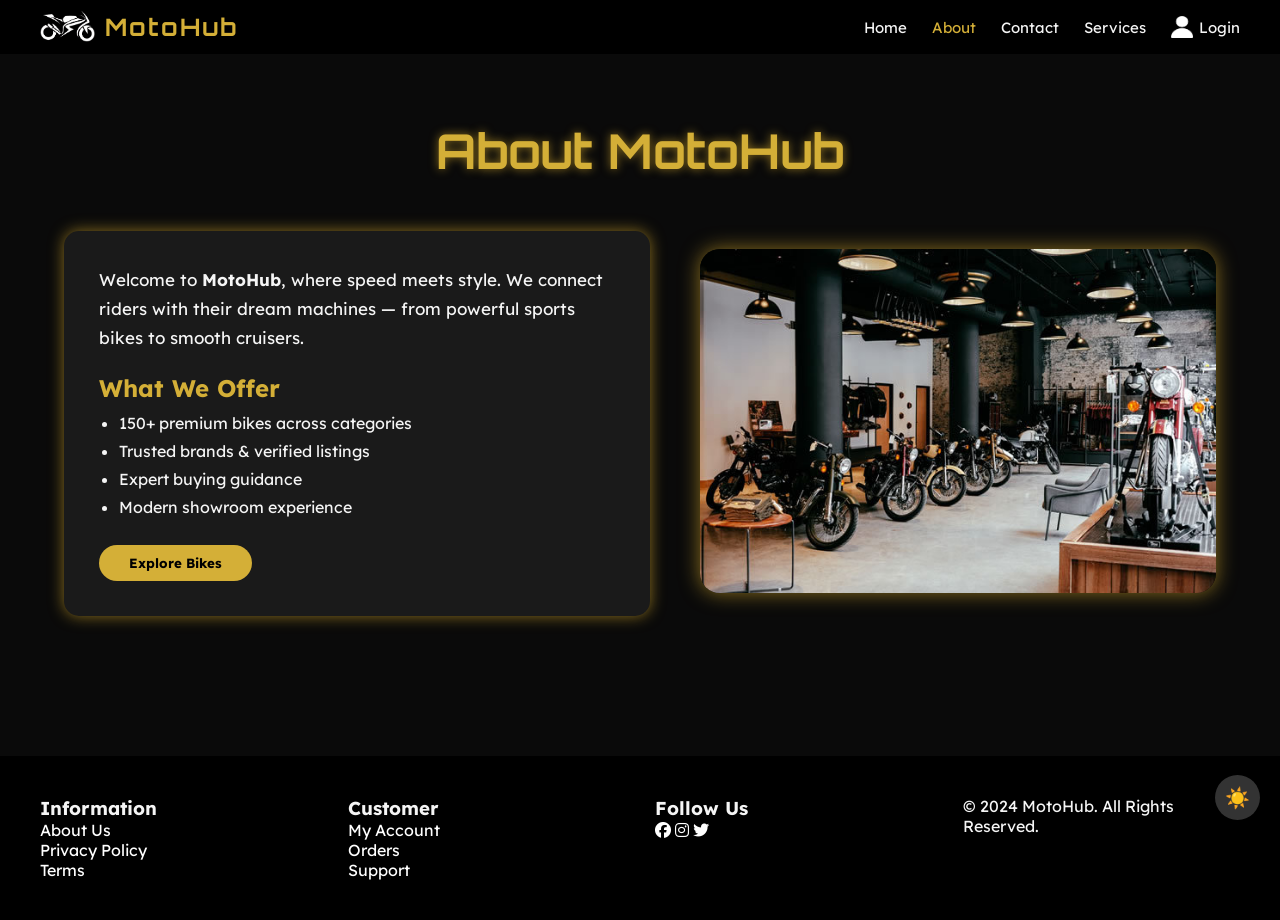
<file: htmls/about.html>
<!DOCTYPE html>
<html lang="en">

<head>
  <meta charset="UTF-8">
  <meta name="viewport" content="width=device-width, initial-scale=1.0">
  <title>About | MotoHub</title>

  <link href="https://fonts.googleapis.com/css2?family=Lexend:wght@300;500;700&display=swap" rel="stylesheet">
  <link
    href="https://fonts.googleapis.com/css2?family=Orbitron:wght@500;700&family=Poppins:wght@300;400;600&display=swap"
    rel="stylesheet">
  <link rel="stylesheet" href="https://cdnjs.cloudflare.com/ajax/libs/font-awesome/6.5.0/css/all.min.css">
  <link rel="stylesheet" href="../css/about.css">
</head>

<body>

  <header class="head">
    <div class="logo-box">
      <img src="../images/logo/icon.png" class="ico">
      <span class="logo-text">MotoHub</span>
    </div>

    <ul class="navigation">
      <li><a href="../index.html">Home</a></li>
      <li><a href="about.html" class="active">About</a></li>
      <li><a href="contact.html">Contact</a></li>
      <li><a href="services.html">Services</a></li>
      <li><a href="login.html"><img src="../images/logo/user.png"> Login</a></li>
    </ul>

    <div class="menu-btn"><i class="fa fa-bars"></i></div>
  </header>

  <section class="about-section">
    <h1>About MotoHub</h1>

    <div class="about-container">
      <div class="about-content">
        <p>
          Welcome to <strong>MotoHub</strong>, where speed meets style.
          We connect riders with their dream machines — from powerful sports bikes to smooth cruisers.
        </p>

        <h2>What We Offer</h2>
        <ul>
          <li>150+ premium bikes across categories</li>
          <li>Trusted brands & verified listings</li>
          <li>Expert buying guidance</li>
          <li>Modern showroom experience</li>
        </ul>

        <button class="btn">Explore Bikes</button>
      </div>

      <div class="about-image">
        <img src="../images/sides/bike-showroom-interior.jpg">
      </div>
    </div>
  </section>

  <footer>
    <div>
      <h3>Information</h3>
      <a href="#">About Us</a><br>
      <a href="#">Privacy Policy</a><br>
      <a href="#">Terms</a>
    </div>

    <div>
      <h3>Customer</h3>
      <a href="#">My Account</a><br>
      <a href="#">Orders</a><br>
      <a href="#">Support</a>
    </div>

    <div>
      <h3>Follow Us</h3>
      <a href="#"><i class="fab fa-facebook"></i></a>
      <a href="#"><i class="fab fa-instagram"></i></a>
      <a href="#"><i class="fab fa-twitter"></i></a>
    </div>

    <p>© 2024 MotoHub. All Rights Reserved.</p>
  </footer>

  <script src="../js/main.js"></script>
</body>

</html>
</file>
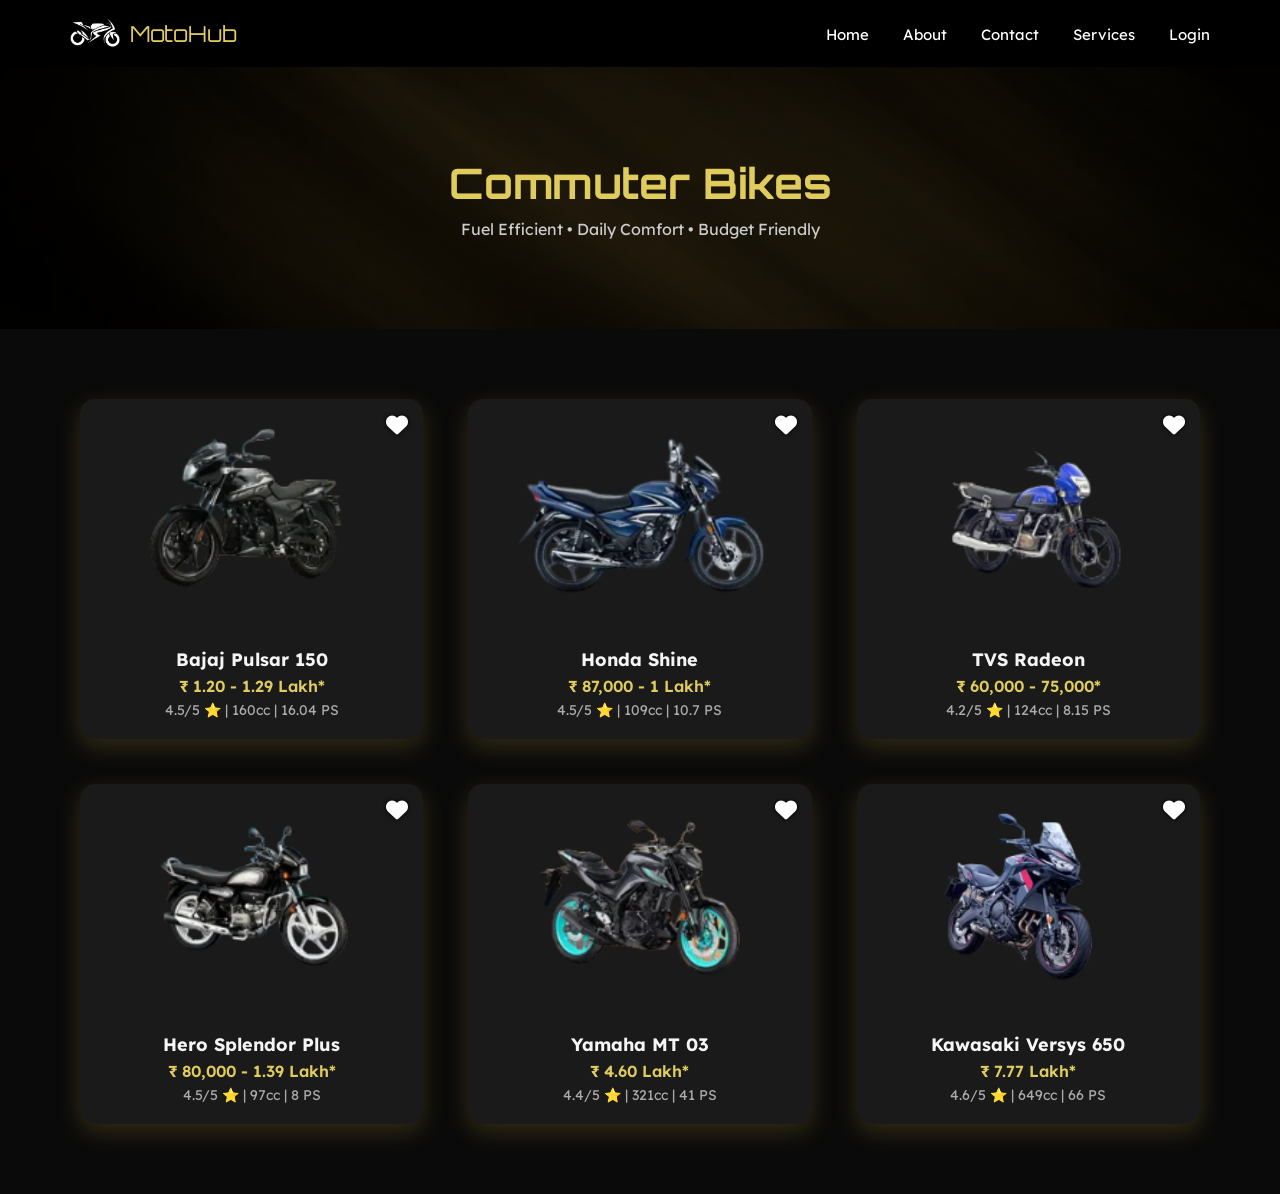
<file: htmls/commuter.html>
<!DOCTYPE html>
<html lang="en">

<head>
  <meta charset="UTF-8">
  <meta name="viewport" content="width=device-width, initial-scale=1.0">
  <title>Commuter Bikes | MotoHub</title>

  <link
    href="https://fonts.googleapis.com/css2?family=Lexend:wght@300;500;700&family=Orbitron:wght@500;700&display=swap"
    rel="stylesheet">
  <link rel="stylesheet" href="https://cdnjs.cloudflare.com/ajax/libs/font-awesome/6.5.0/css/all.min.css">
  <link rel="stylesheet" href="../css/commuter.css">
</head>

<body>

  <header class="head">
    <div class="logo-box">
      <img src="../images/logo/icon.png" class="ico" alt="logo">
      <span class="logo-text">MotoHub</span>
    </div>

    <ul class="navigation">
      <li><a href="../index.html">Home</a></li>
      <li><a href="about.html">About</a></li>
      <li><a href="contact.html">Contact</a></li>
      <li><a href="services.html">Services</a></li>
      <li><a href="login.html">Login</a></li>
    </ul>
    <div class="menu-btn"><i class="fa fa-bars"></i></div>
  </header>

  <!-- HERO SECTION -->
  <section class="cruiser-hero">
    <h1>Commuter Bikes</h1>
    <p>Fuel Efficient • Daily Comfort • Budget Friendly</p>
  </section>



  <!-- BIKE SECTION -->
  <section class="bike-section">

    <div class="bike-card" style="position:relative;" data-price="125000">
      <i class="fas fa-heart wishlist-btn" data-bike-id="bajaj_pulsar150"
        style="position:absolute; top:15px; right:15px; font-size:22px; color:#fff; text-shadow:0 0 4px #000; cursor:pointer; z-index:10; transition: transform 0.2s, color 0.2s;"></i>
      <img src="../images/bajaj/bajaj-pulsar-150666fe0ab7112.webp" alt="Bajaj Pulsar">
      <h3>Bajaj Pulsar 150</h3>
      <p class="price">₹ 1.20 - 1.29 Lakh*</p>
      <p class="rating">4.5/5 ⭐ | 160cc | 16.04 PS</p>
    </div>

    <div class="bike-card" style="position:relative;" data-price="87000">
      <i class="fas fa-heart wishlist-btn" data-bike-id="honda_shine"
        style="position:absolute; top:15px; right:15px; font-size:22px; color:#fff; text-shadow:0 0 4px #000; cursor:pointer; z-index:10; transition: transform 0.2s, color 0.2s;"></i>
      <img src="../images/honda/Honda shine.png" alt="Honda Shine">
      <h3>Honda Shine</h3>
      <p class="price">₹ 87,000 - 1 Lakh*</p>
      <p class="rating">4.5/5 ⭐ | 109cc | 10.7 PS</p>
    </div>

    <div class="bike-card" style="position:relative;" data-price="60000">
      <i class="fas fa-heart wishlist-btn" data-bike-id="tvs_radeon"
        style="position:absolute; top:15px; right:15px; font-size:22px; color:#fff; text-shadow:0 0 4px #000; cursor:pointer; z-index:10; transition: transform 0.2s, color 0.2s;"></i>
      <img src="../images/tvs/radeon62fde466a4572.webp" alt="TVS Radeon">
      <h3>TVS Radeon</h3>
      <p class="price">₹ 60,000 - 75,000*</p>
      <p class="rating">4.2/5 ⭐ | 124cc | 8.15 PS</p>
    </div>

    <div class="bike-card" style="position:relative;" data-price="80000">
      <i class="fas fa-heart wishlist-btn" data-bike-id="hero_splendorplus"
        style="position:absolute; top:15px; right:15px; font-size:22px; color:#fff; text-shadow:0 0 4px #000; cursor:pointer; z-index:10; transition: transform 0.2s, color 0.2s;"></i>
      <img src="../images/hero/hero splendor plu_processed.webp" alt="Hero Splendor Plus">
      <h3>Hero Splendor Plus</h3>
      <p class="price">₹ 80,000 - 1.39 Lakh*</p>
      <p class="rating">4.5/5 ⭐ | 97cc | 8 PS</p>
    </div>

    <div class="bike-card" style="position:relative;" data-price="460000">
      <i class="fas fa-heart wishlist-btn" data-bike-id="yamaha_mt03"
        style="position:absolute; top:15px; right:15px; font-size:22px; color:#fff; text-shadow:0 0 4px #000; cursor:pointer; z-index:10; transition: transform 0.2s, color 0.2s;"></i>
      <img src="../images/yamaha/Yamaha Mt-03_processed.webp" alt="Yamaha MT 03">
      <h3>Yamaha MT 03</h3>
      <p class="price">₹ 4.60 Lakh*</p>
      <p class="rating">4.4/5 ⭐ | 321cc | 41 PS</p>
    </div>

    <div class="bike-card" style="position:relative;" data-price="777000">
      <i class="fas fa-heart wishlist-btn" data-bike-id="kawasaki_versys650"
        style="position:absolute; top:15px; right:15px; font-size:22px; color:#fff; text-shadow:0 0 4px #000; cursor:pointer; z-index:10; transition: transform 0.2s, color 0.2s;"></i>
      <img src="../images/off roads/kawasaki-versys-650660e84d2be403.webp" alt="Kawasaki Versys">
      <h3>Kawasaki Versys 650</h3>
      <p class="price">₹ 7.77 Lakh*</p>
      <p class="rating">4.6/5 ⭐ | 649cc | 66 PS</p>
    </div>

  </section>

  <script src="../js/main.js"></script>
</body>

</html>
</file>
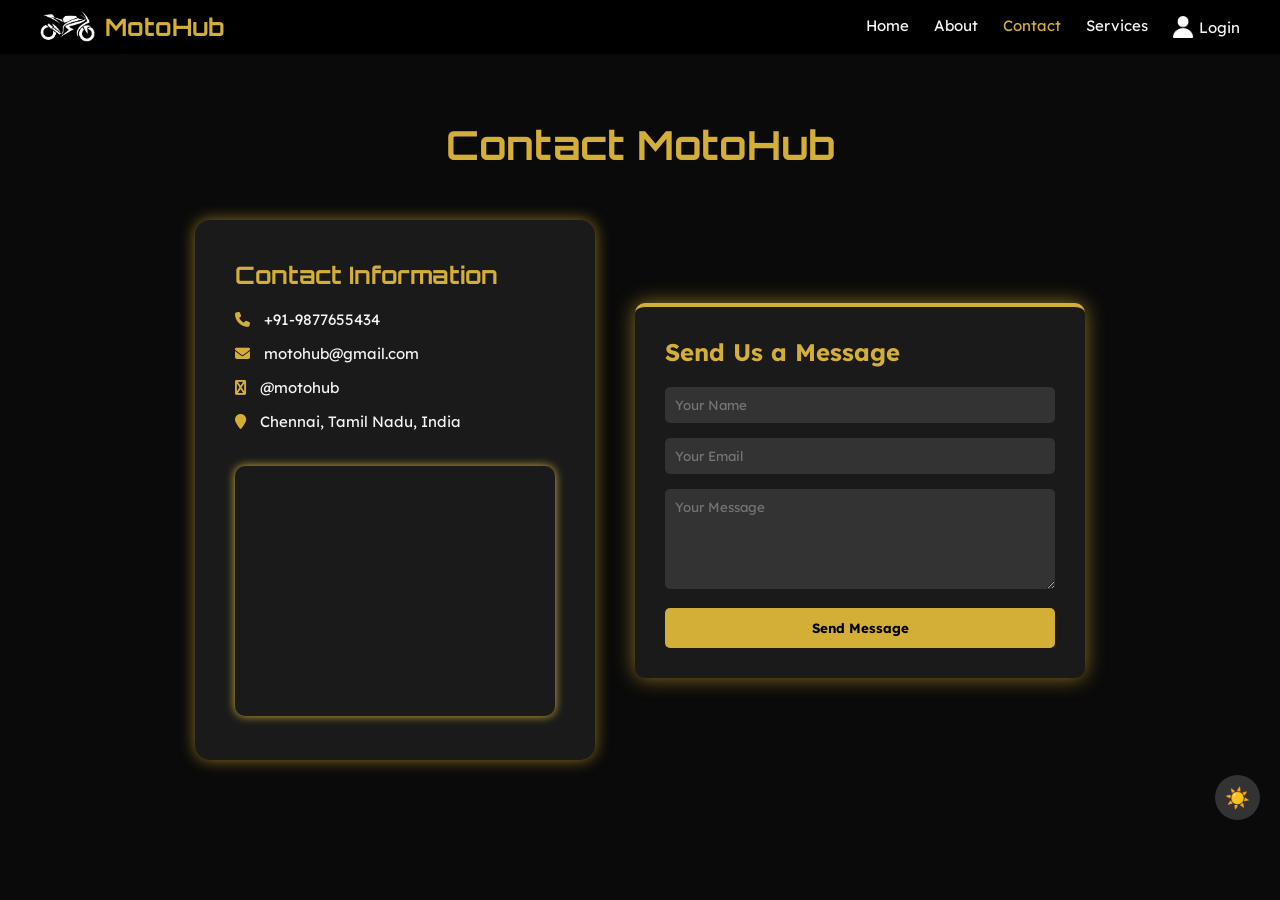
<file: htmls/contact.html>
<!DOCTYPE html>
<html lang="en">

<head>
  <meta charset="UTF-8">
  <meta name="viewport" content="width=device-width, initial-scale=1.0">
  <title>Contact | MotoHub</title>

  <link href="https://fonts.googleapis.com/css2?family=Lexend:wght@300;500;700&display=swap" rel="stylesheet">
  <link href="https://fonts.googleapis.com/css2?family=Orbitron:wght@500;700&display=swap" rel="stylesheet">
  <link rel="stylesheet" href="https://cdnjs.cloudflare.com/ajax/libs/font-awesome/6.5.0/css/all.min.css">
  <link rel="stylesheet" href="../css/contact.css">
</head>

<body>

  <header class="head">
    <div class="logo-box">
      <img src="../images/logo/icon.png" class="ico">
      <span class="logo-text">MotoHub</span>
    </div>

    <ul class="navigation">
      <li><a href="../index.html">Home</a></li>
      <li><a href="about.html">About</a></li>
      <li><a href="contact.html" class="active">Contact</a></li>
      <li><a href="services.html">Services</a></li>
      <li><a href="login.html"><img src="../images/logo/user.png"> Login</a></li>
    </ul>

    <div class="menu-btn"><i class="fa fa-bars"></i></div>
  </header>

  <section class="contact-section">
    <h1 class="k1">Contact MotoHub</h1>

    <div class="section">

      <div class="main">
        <h2>Contact Information</h2>
        <ul>
          <li><i class="fa fa-phone"></i> +91-9877655434</li>
          <li><i class="fa fa-envelope"></i> motohub@gmail.com</li>
          <li><i class="fa fa-telegram"></i> @motohub</li>
          <li><i class="fa fa-map-marker"></i> Chennai, Tamil Nadu, India</li>
        </ul>

        <br>
        <iframe
          src="https://www.google.com/maps/embed?pb=!1m18!1m12!1m3!1d3886.585501700688!2d80.20811797585097!3d13.062002814882194!2m3!1f0!2f0!3f0!3m2!1i1024!2i768!4f13.1!3m3!1m2!1s0x3a52668b8ecbd1bd%3A0xeab78fba814e5659!2sChennai%2C%20Tamil%20Nadu!5e0!3m2!1sen!2sin!4v1714574981881!5m2!1sen!2sin"
          width="100%" height="250" style="border:0; border-radius:10px; box-shadow:0 0 10px #d4af37;"
          allowfullscreen="" loading="lazy"></iframe>

      </div>

      <div class="main2" style="background:#1a1a1a; padding:30px; border-radius:10px; border-top: 4px solid #d4af37;">
        <h2 style="color:#d4af37; margin-bottom: 20px;">Send Us a Message</h2>
        <form class="contact-form" action="#">
          <input type="text" placeholder="Your Name" required
            style="width:100%; padding:10px; margin-bottom:15px; background:#333; border:none; color:white; border-radius:5px;">
          <input type="email" placeholder="Your Email" required
            style="width:100%; padding:10px; margin-bottom:15px; background:#333; border:none; color:white; border-radius:5px;">
          <textarea placeholder="Your Message" rows="5" required
            style="width:100%; padding:10px; margin-bottom:15px; background:#333; border:none; color:white; border-radius:5px;"></textarea>
          <button type="submit" id="contactSubmit"
            style="width:100%; padding:12px; background:#d4af37; font-weight:bold; border:none; border-radius:5px; cursor:pointer;">Send
            Message</button>
        </form>
      </div>

    </div>
  </section>

  <script src="../js/main.js"></script>

</body>

</html>
</file>
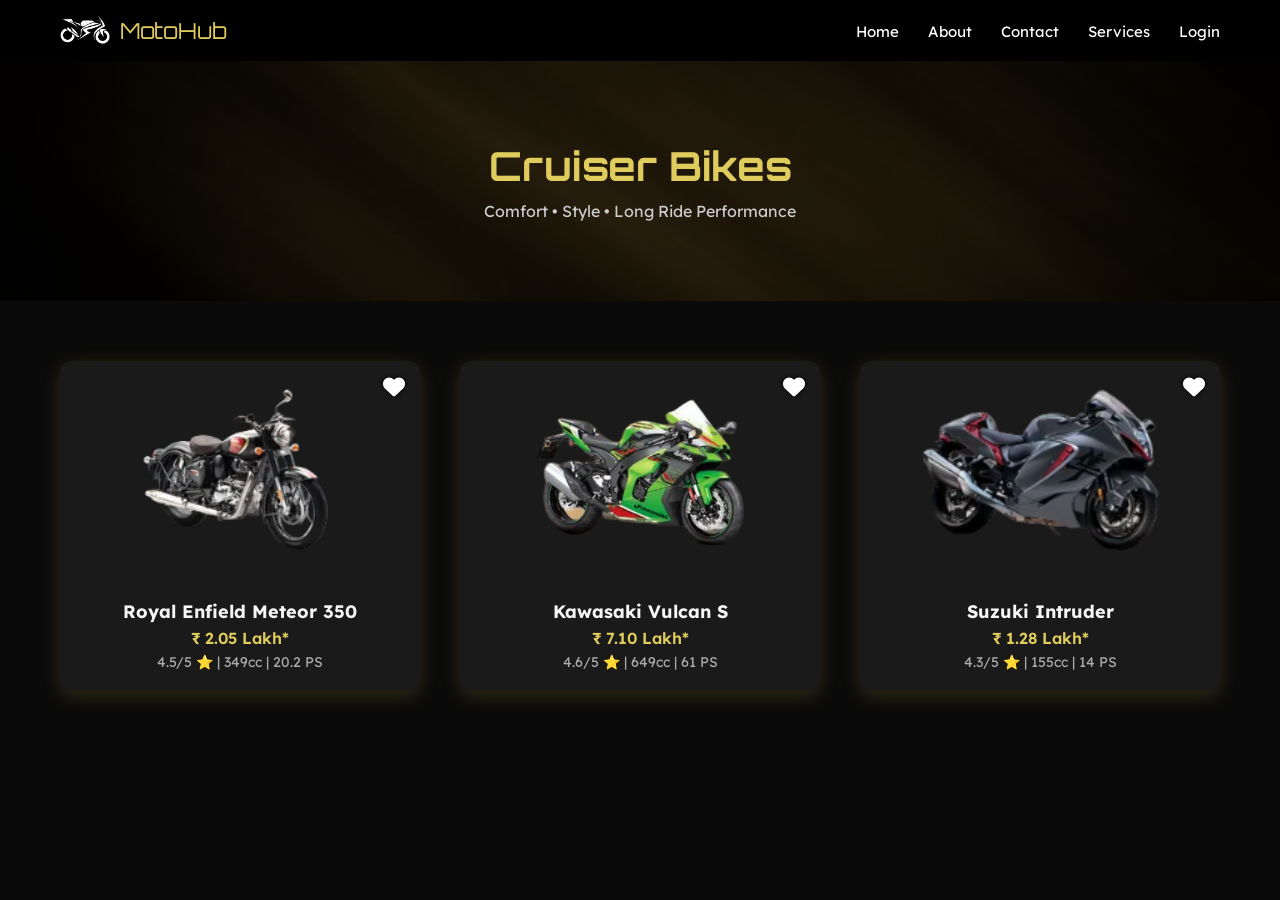
<file: htmls/crusier.html>
<!DOCTYPE html>
<html lang="en">

<head>
  <meta charset="UTF-8">
  <meta name="viewport" content="width=device-width, initial-scale=1.0">
  <title>Cruiser Bikes | MotoHub</title>

  <link
    href="https://fonts.googleapis.com/css2?family=Lexend:wght@300;500;700&family=Orbitron:wght@500;700&display=swap"
    rel="stylesheet">
  <link rel="stylesheet" href="https://cdnjs.cloudflare.com/ajax/libs/font-awesome/6.5.0/css/all.min.css">
  <link rel="stylesheet" href="../css/crusier.css">
</head>

<body>

  <header class="head">
    <div class="logo-box">
      <img src="../images/logo/icon.png" class="ico">
      <span class="logo-text">MotoHub</span>
    </div>

    <ul class="navigation">
      <li><a href="../index.html">Home</a></li>
      <li><a href="about.html">About</a></li>
      <li><a href="contact.html">Contact</a></li>
      <li><a href="services.html">Services</a></li>
      <li><a href="login.html">Login</a></li>
    </ul>
    <div class="menu-btn"><i class="fa fa-bars"></i></div>
  </header>

  <section class="cruiser-hero">
    <h1>Cruiser Bikes</h1>
    <p>Comfort • Style • Long Ride Performance</p>
  </section>



  <section class="bike-section">

    <div class="bike-card" style="position:relative;" data-price="205000">
      <i class="fas fa-heart wishlist-btn" data-bike-id="re_meteor350"
        style="position:absolute; top:15px; right:15px; font-size:22px; color:#fff; text-shadow:0 0 4px #000; cursor:pointer; z-index:10; transition: transform 0.2s, color 0.2s;"></i>
      <img src="../images/most popular/re.webp">
      <h3>Royal Enfield Meteor 350</h3>
      <p class="price">₹ 2.05 Lakh*</p>
      <p class="rating">4.5/5 ⭐ | 349cc | 20.2 PS</p>
    </div>

    <div class="bike-card" style="position:relative;" data-price="710000">
      <i class="fas fa-heart wishlist-btn" data-bike-id="kawasaki_vulcans"
        style="position:absolute; top:15px; right:15px; font-size:22px; color:#fff; text-shadow:0 0 4px #000; cursor:pointer; z-index:10; transition: transform 0.2s, color 0.2s;"></i>
      <img src="../images/most popular/kawaki.png">
      <h3>Kawasaki Vulcan S</h3>
      <p class="price">₹ 7.10 Lakh*</p>
      <p class="rating">4.6/5 ⭐ | 649cc | 61 PS</p>
    </div>

    <div class="bike-card" style="position:relative;" data-price="128000">
      <i class="fas fa-heart wishlist-btn" data-bike-id="suzuki_intruder"
        style="position:absolute; top:15px; right:15px; font-size:22px; color:#fff; text-shadow:0 0 4px #000; cursor:pointer; z-index:10; transition: transform 0.2s, color 0.2s;"></i>
      <img src="../images/suzuki/hayabusa_processed.webp">
      <h3>Suzuki Intruder</h3>
      <p class="price">₹ 1.28 Lakh*</p>
      <p class="rating">4.3/5 ⭐ | 155cc | 14 PS</p>
    </div>

  </section>

  <script src="../js/main.js"></script>
</body>

</html>
</file>
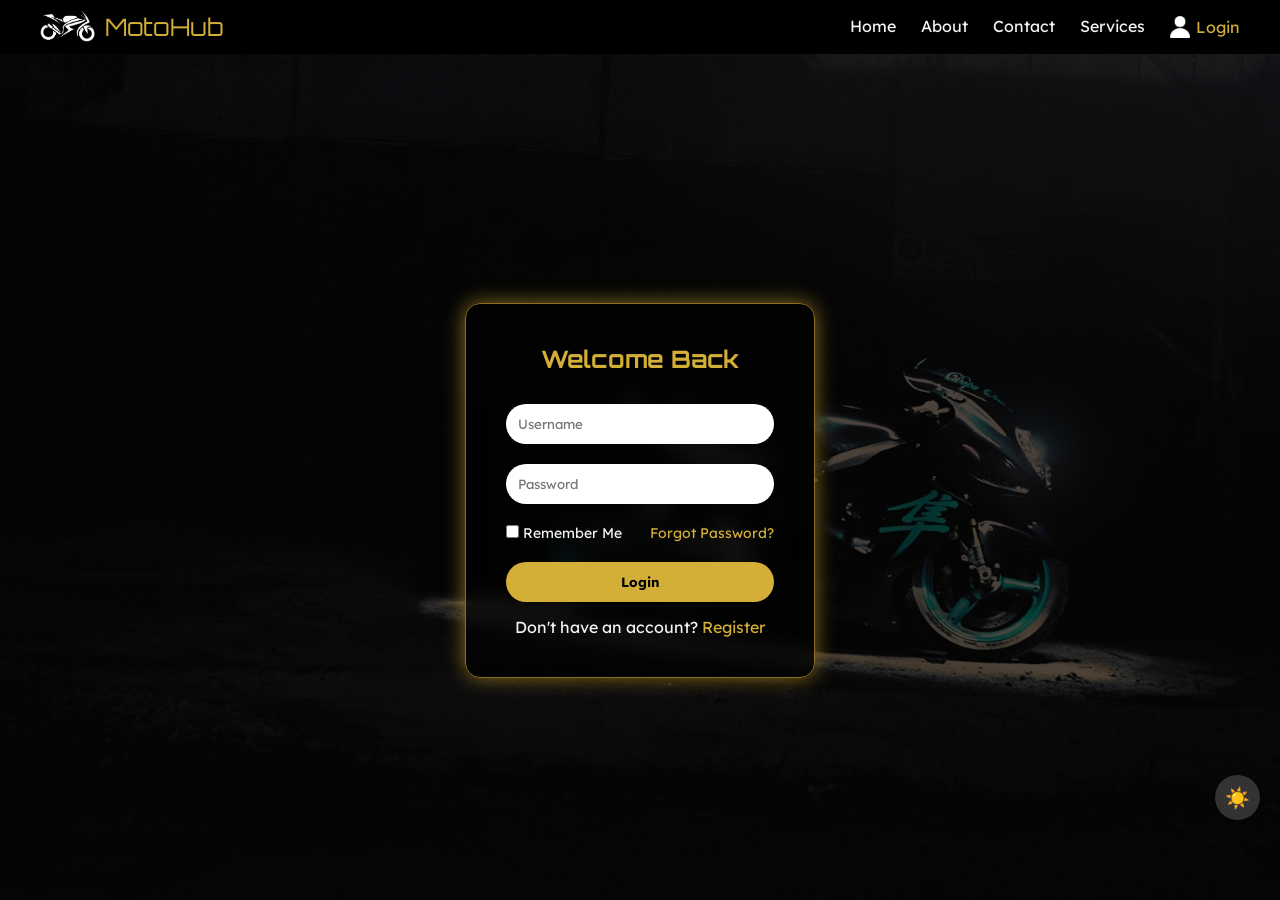
<file: htmls/login.html>
<!DOCTYPE html>
<html lang="en">

<head>
  <meta charset="UTF-8">
  <meta name="viewport" content="width=device-width, initial-scale=1.0">
  <title>Login | MotoHub</title>

  <link
    href="https://fonts.googleapis.com/css2?family=Lexend:wght@300;500;700&family=Orbitron:wght@500;700&display=swap"
    rel="stylesheet">
  <link rel="stylesheet" href="https://cdnjs.cloudflare.com/ajax/libs/font-awesome/6.5.0/css/all.min.css">
  <link rel="stylesheet" href="../css/login.css">
</head>

<body>

  <header class="head">
    <div class="logo-box">
      <img src="../images/logo/icon.png" class="ico">
      <span class="logo-text">MotoHub</span>
    </div>

    <ul class="navigation">
      <li><a href="../index.html">Home</a></li>
      <li><a href="about.html">About</a></li>
      <li><a href="contact.html">Contact</a></li>
      <li><a href="services.html">Services</a></li>
      <li><a href="login.html" class="active">
          <img src="../images/logo/user.png"> Login
        </a></li>
    </ul>

    <div class="menu-btn"><i class="fa fa-bars"></i></div>
  </header>

  <div class="login-page">
    <div class="login-box">

      <h2>Welcome Back</h2>

      <form action="../index.html">
        <div class="input-box">
          <input type="text" placeholder="Username" required>
        </div>

        <div class="input-box">
          <input type="password" placeholder="Password" minlength="8" required>
        </div>

        <div class="options">
          <label><input type="checkbox"> Remember Me</label>
          <a href="#">Forgot Password?</a>
        </div>

        <button type="submit" class="login-btn">Login</button>

        <p class="register">
          Don't have an account? <a href="register.html">Register</a>
        </p>

      </form>

    </div>
  </div>

  <script src="../js/main.js"></script>
</body>

</html>
</file>
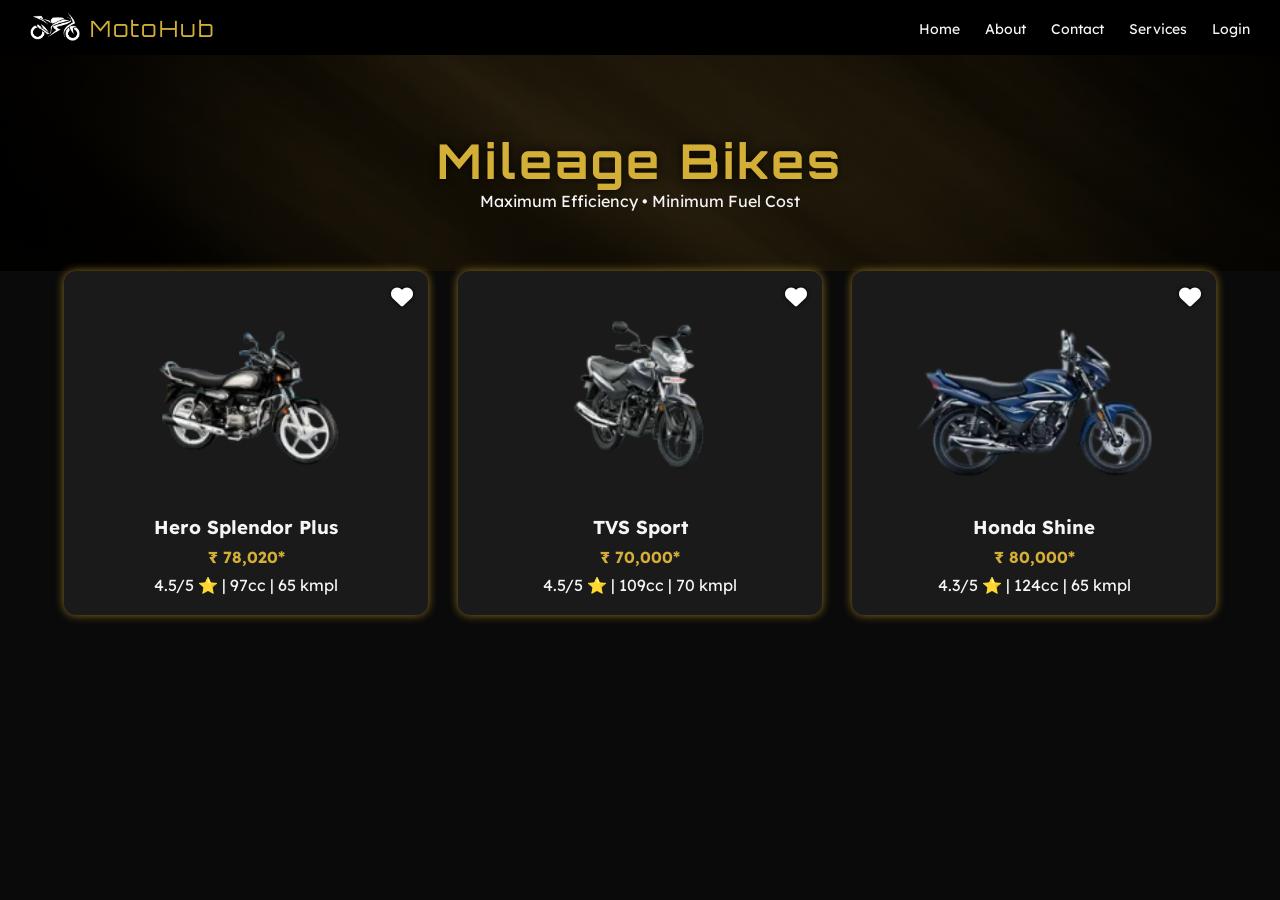
<file: htmls/mileage.html>
<!DOCTYPE html>
<html lang="en">

<head>
  <meta charset="UTF-8">
  <meta name="viewport" content="width=device-width, initial-scale=1.0">
  <title>Mileage Bikes | MotoHub</title>

  <link
    href="https://fonts.googleapis.com/css2?family=Lexend:wght@300;500;700&family=Orbitron:wght@500;700&display=swap"
    rel="stylesheet">
  <link rel="stylesheet" href="https://cdnjs.cloudflare.com/ajax/libs/font-awesome/6.5.0/css/all.min.css">
  <link rel="stylesheet" href="../css/mileage.css">
</head>

<body>

  <header class="head">
    <div class="logo-box">
      <img src="../images/logo/icon.png" class="ico">
      <span class="logo-text">MotoHub</span>
    </div>

    <ul class="navigation">
      <li><a href="../index.html">Home</a></li>
      <li><a href="about.html">About</a></li>
      <li><a href="contact.html">Contact</a></li>
      <li><a href="services.html">Services</a></li>
      <li><a href="login.html">Login</a></li>
    </ul>
    <div class="menu-btn"><i class="fa fa-bars"></i></div>
  </header>

  <section class="mileage-hero">
    <h1>Mileage Bikes</h1>
    <p>Maximum Efficiency • Minimum Fuel Cost</p>
  </section>



  <section class="bike-section">

    <div class="bike-card" style="position:relative;" data-price="78020">
      <i class="fas fa-heart wishlist-btn" data-bike-id="hero_splendorplus"
        style="position:absolute; top:15px; right:15px; font-size:22px; color:#fff; text-shadow:0 0 4px #000; cursor:pointer; z-index:10; transition: transform 0.2s, color 0.2s;"></i>
      <img src="../images/hero/hero splendor plu_processed.webp">
      <h3>Hero Splendor Plus</h3>
      <p class="price">₹ 78,020*</p>
      <p class="rating">4.5/5 ⭐ | 97cc | 65 kmpl</p>
    </div>

    <div class="bike-card" style="position:relative;" data-price="70000">
      <i class="fas fa-heart wishlist-btn" data-bike-id="tvs_sport"
        style="position:absolute; top:15px; right:15px; font-size:22px; color:#fff; text-shadow:0 0 4px #000; cursor:pointer; z-index:10; transition: transform 0.2s, color 0.2s;"></i>
      <img src="../images/tvs/tvs-sport65eebb0579c57.webp">
      <h3>TVS Sport</h3>
      <p class="price">₹ 70,000*</p>
      <p class="rating">4.5/5 ⭐ | 109cc | 70 kmpl</p>
    </div>

    <div class="bike-card" style="position:relative;" data-price="80000">
      <i class="fas fa-heart wishlist-btn" data-bike-id="honda_shine"
        style="position:absolute; top:15px; right:15px; font-size:22px; color:#fff; text-shadow:0 0 4px #000; cursor:pointer; z-index:10; transition: transform 0.2s, color 0.2s;"></i>
      <img src="../images/honda/Honda shine.png">
      <h3>Honda Shine</h3>
      <p class="price">₹ 80,000*</p>
      <p class="rating">4.3/5 ⭐ | 124cc | 65 kmpl</p>
    </div>

  </section>

  <script src="../js/main.js"></script>
</body>

</html>
</file>
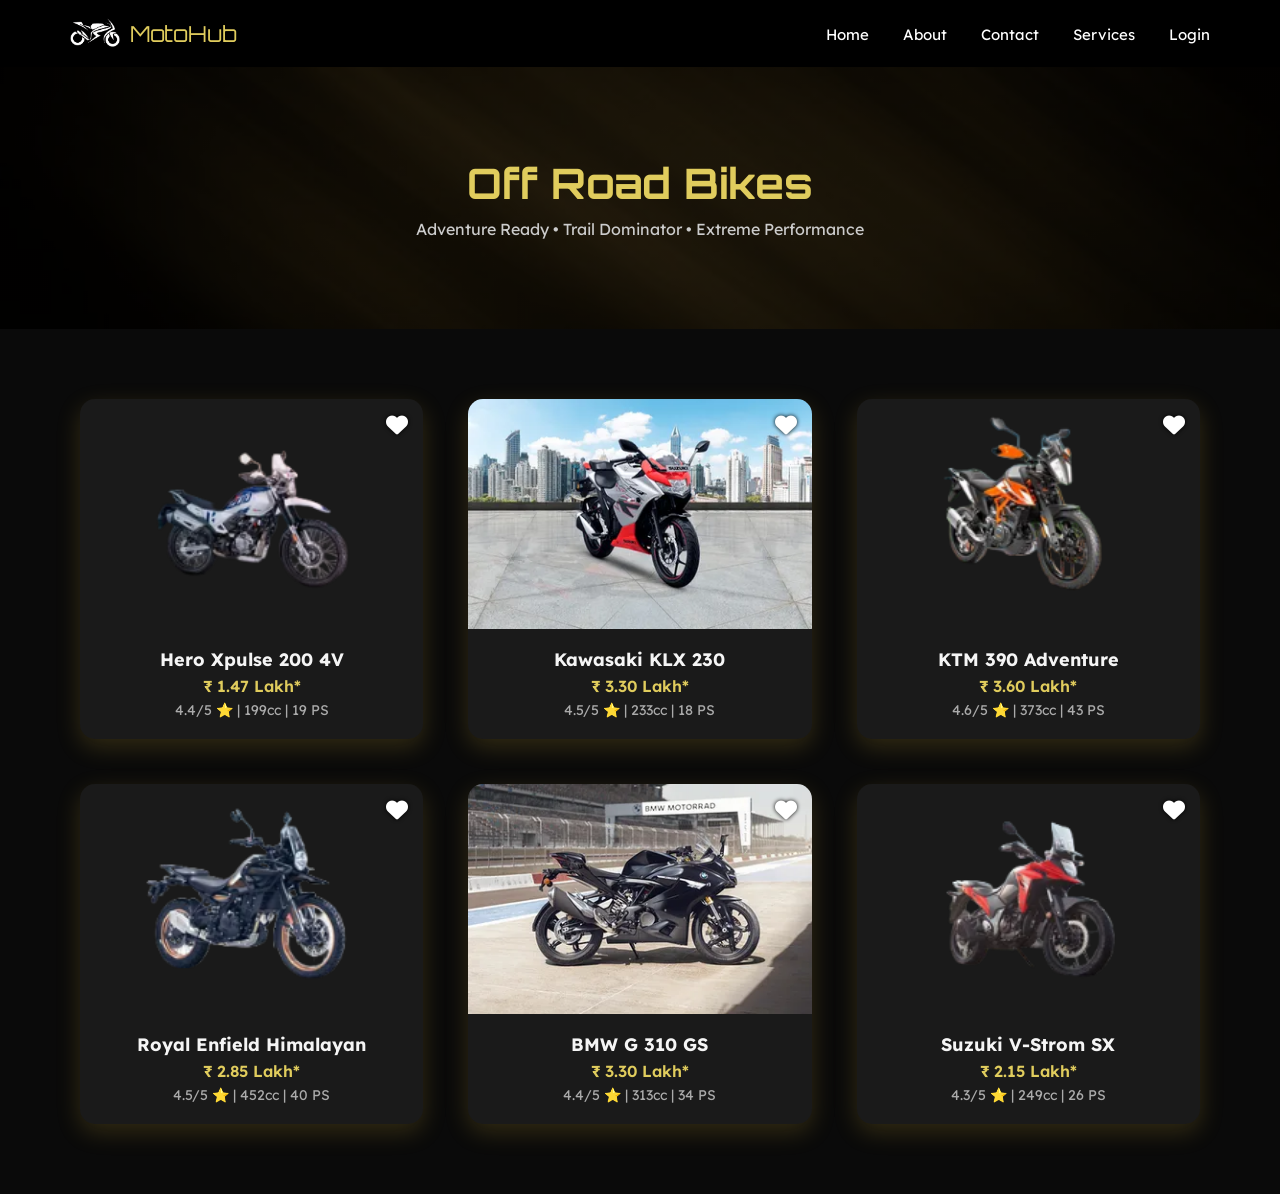
<file: htmls/offroad.html>
<!DOCTYPE html>
<html lang="en">

<head>
  <meta charset="UTF-8">
  <meta name="viewport" content="width=device-width, initial-scale=1.0">
  <title>Off Road Bikes | MotoHub</title>

  <link
    href="https://fonts.googleapis.com/css2?family=Lexend:wght@300;500;700&family=Orbitron:wght@500;700&display=swap"
    rel="stylesheet">
  <link rel="stylesheet" href="https://cdnjs.cloudflare.com/ajax/libs/font-awesome/6.5.0/css/all.min.css">
  <link rel="stylesheet" href="../css/offroad.css">
</head>

<body>

  <header class="head">
    <div class="logo-box">
      <img src="../images/logo/icon.png" class="ico" alt="logo">
      <span class="logo-text">MotoHub</span>
    </div>

    <ul class="navigation">
      <li><a href="../index.html">Home</a></li>
      <li><a href="about.html">About</a></li>
      <li><a href="contact.html">Contact</a></li>
      <li><a href="services.html">Services</a></li>
      <li><a href="login.html">Login</a></li>
    </ul>
    <div class="menu-btn"><i class="fa fa-bars"></i></div>
  </header>

  <!-- HERO SECTION -->
  <section class="cruiser-hero">
    <h1>Off Road Bikes</h1>
    <p>Adventure Ready • Trail Dominator • Extreme Performance</p>
  </section>



  <!-- BIKE SECTION -->
  <section class="bike-section">

    <div class="bike-card" style="position:relative;" data-price="147000">
      <i class="fas fa-heart wishlist-btn" data-bike-id="hero_xpulse2004v"
        style="position:absolute; top:15px; right:15px; font-size:22px; color:#fff; text-shadow:0 0 4px #000; cursor:pointer; z-index:10; transition: transform 0.2s, color 0.2s;"></i>
      <img src="../images/hero/hero xpluse 200 4v_processed.webp" alt="Hero Xpulse 200">
      <h3>Hero Xpulse 200 4V</h3>
      <p class="price">₹ 1.47 Lakh*</p>
      <p class="rating">4.4/5 ⭐ | 199cc | 19 PS</p>
    </div>

    <div class="bike-card" style="position:relative;" data-price="330000">
      <i class="fas fa-heart wishlist-btn" data-bike-id="kawasaki_klx230"
        style="position:absolute; top:15px; right:15px; font-size:22px; color:#fff; text-shadow:0 0 4px #000; cursor:pointer; z-index:10; transition: transform 0.2s, color 0.2s;"></i>
      <img src="../images/sports bike/2019-gixxer-sf64310c5fac544.webp" alt="Kawasaki KLX 230">
      <h3>Kawasaki KLX 230</h3>
      <p class="price">₹ 3.30 Lakh*</p>
      <p class="rating">4.5/5 ⭐ | 233cc | 18 PS</p>
    </div>

    <div class="bike-card" style="position:relative;" data-price="360000">
      <i class="fas fa-heart wishlist-btn" data-bike-id="ktm_390adventure"
        style="position:absolute; top:15px; right:15px; font-size:22px; color:#fff; text-shadow:0 0 4px #000; cursor:pointer; z-index:10; transition: transform 0.2s, color 0.2s;"></i>
      <img src="../images/ktm/ktm 390 adventure_processed.webp" alt="KTM 390 Adventure">
      <h3>KTM 390 Adventure</h3>
      <p class="price">₹ 3.60 Lakh*</p>
      <p class="rating">4.6/5 ⭐ | 373cc | 43 PS</p>
    </div>

    <div class="bike-card" style="position:relative;" data-price="285000">
      <i class="fas fa-heart wishlist-btn" data-bike-id="re_himalayan450"
        style="position:absolute; top:15px; right:15px; font-size:22px; color:#fff; text-shadow:0 0 4px #000; cursor:pointer; z-index:10; transition: transform 0.2s, color 0.2s;"></i>
      <img src="../images/re/RE himalayan 450_processed.webp" alt="Royal Enfield Himalayan">
      <h3>Royal Enfield Himalayan</h3>
      <p class="price">₹ 2.85 Lakh*</p>
      <p class="rating">4.5/5 ⭐ | 452cc | 40 PS</p>
    </div>

    <div class="bike-card" style="position:relative;" data-price="330000">
      <i class="fas fa-heart wishlist-btn" data-bike-id="bmw_g310gs"
        style="position:absolute; top:15px; right:15px; font-size:22px; color:#fff; text-shadow:0 0 4px #000; cursor:pointer; z-index:10; transition: transform 0.2s, color 0.2s;"></i>
      <img src="../images/sports bike/bmw.webp" alt="BMW G 310 GS">
      <h3>BMW G 310 GS</h3>
      <p class="price">₹ 3.30 Lakh*</p>
      <p class="rating">4.4/5 ⭐ | 313cc | 34 PS</p>
    </div>

    <div class="bike-card" style="position:relative;" data-price="215000">
      <i class="fas fa-heart wishlist-btn" data-bike-id="suzuki_vstromsx"
        style="position:absolute; top:15px; right:15px; font-size:22px; color:#fff; text-shadow:0 0 4px #000; cursor:pointer; z-index:10; transition: transform 0.2s, color 0.2s;"></i>
      <img src="../images/suzuki/v-strom-_processed.webp" alt="Suzuki V-Strom 250">
      <h3>Suzuki V-Strom SX</h3>
      <p class="price">₹ 2.15 Lakh*</p>
      <p class="rating">4.3/5 ⭐ | 249cc | 26 PS</p>
    </div>

  </section>

  <script src="../js/main.js"></script>
</body>

</html>
</file>
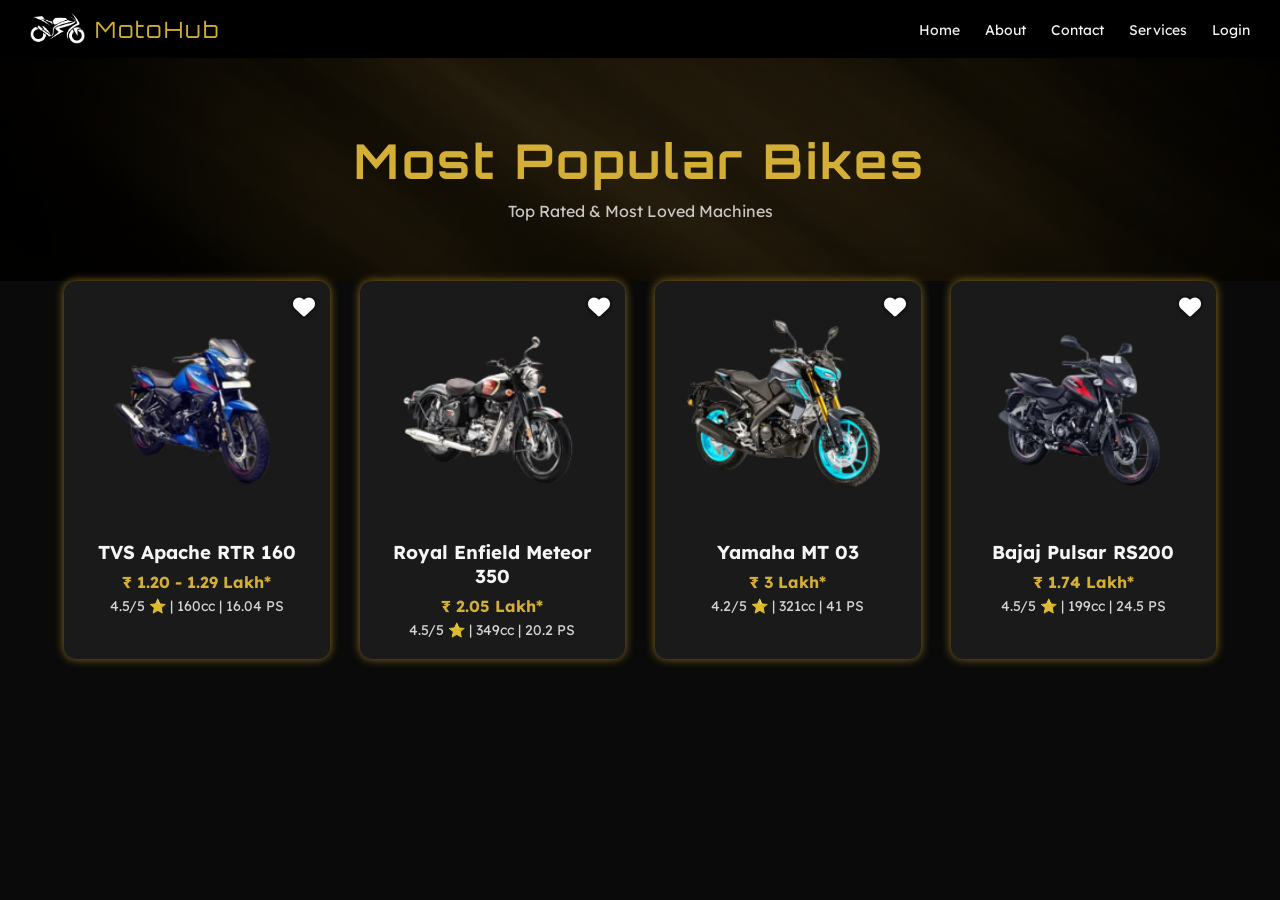
<file: htmls/popular.html>
<!DOCTYPE html>
<html lang="en">

<head>
  <meta charset="UTF-8">
  <meta name="viewport" content="width=device-width, initial-scale=1.0">
  <title>Most Popular Bikes | MotoHub</title>

  <link
    href="https://fonts.googleapis.com/css2?family=Lexend:wght@300;500;700&family=Orbitron:wght@500;700&display=swap"
    rel="stylesheet">
  <link rel="stylesheet" href="https://cdnjs.cloudflare.com/ajax/libs/font-awesome/6.5.0/css/all.min.css">
  <link rel="stylesheet" href="../css/popular.css">
</head>

<body>

  <!-- ===== HEADER (SAME AS INDEX) ===== -->
  <header class="head">
    <div class="logo-box">
      <img src="../images/logo/icon.png" class="ico">
      <span class="logo-text">MotoHub</span>
    </div>

    <ul class="navigation">
      <li><a href="../index.html">Home</a></li>
      <li><a href="about.html">About</a></li>
      <li><a href="contact.html">Contact</a></li>
      <li><a href="services.html">Services</a></li>
      <li><a href="login.html">Login</a></li>
    </ul>
    <div class="menu-btn"><i class="fa fa-bars"></i></div>
  </header>

  <!-- ===== HERO ===== -->
  <section class="popular-hero">
    <h1>Most Popular Bikes</h1>
    <p>Top Rated & Most Loved Machines</p>
  </section>



  <!-- ===== BIKE GRID ===== -->
  <section class="bike-section">

    <div class="bike-card" style="position:relative;" data-price="125000">
      <i class="fas fa-heart wishlist-btn" data-bike-id="tvs_apache160"
        style="position:absolute; top:15px; right:15px; font-size:22px; color:#fff; text-shadow:0 0 4px #000; cursor:pointer; z-index:10; transition: transform 0.2s, color 0.2s;"></i>
      <img src="../images/most popular/apache.png">
      <h3>TVS Apache RTR 160</h3>
      <p class="price">₹ 1.20 - 1.29 Lakh*</p>
      <p class="rating">4.5/5 ⭐ | 160cc | 16.04 PS</p>
    </div>

    <div class="bike-card" style="position:relative;" data-price="205000">
      <i class="fas fa-heart wishlist-btn" data-bike-id="re_meteor350"
        style="position:absolute; top:15px; right:15px; font-size:22px; color:#fff; text-shadow:0 0 4px #000; cursor:pointer; z-index:10; transition: transform 0.2s, color 0.2s;"></i>
      <img src="../images/most popular/re.webp">
      <h3>Royal Enfield Meteor 350</h3>
      <p class="price">₹ 2.05 Lakh*</p>
      <p class="rating">4.5/5 ⭐ | 349cc | 20.2 PS</p>
    </div>

    <div class="bike-card" style="position:relative;" data-price="300000">
      <i class="fas fa-heart wishlist-btn" data-bike-id="yamaha_mt03"
        style="position:absolute; top:15px; right:15px; font-size:22px; color:#fff; text-shadow:0 0 4px #000; cursor:pointer; z-index:10; transition: transform 0.2s, color 0.2s;"></i>
      <img src="../images/most popular/mt.jpg">
      <h3>Yamaha MT 03</h3>
      <p class="price">₹ 3 Lakh*</p>
      <p class="rating">4.2/5 ⭐ | 321cc | 41 PS</p>
    </div>

    <!-- <div class="bike-card">
    <img src="../images/most popular/ktm duke.webp">
    <h3>KTM Duke 200</h3>
    <p class="price">₹ 1.96 Lakh*</p>
    <p class="rating">4.5/5 ⭐ | 199cc | 25 PS</p>
    </div>

    <div class="bike-card">
    <img src="../images/most popular/kawaki.png">
    <h3>Kawasaki H2R</h3>
    <p class="price">₹ 79 Lakh*</p>
    <p class="rating">4.8/5 ⭐ | 998cc | 310 PS</p>
    </div> -->

    <div class="bike-card" style="position:relative;" data-price="174000">
      <i class="fas fa-heart wishlist-btn" data-bike-id="bajaj_pulsarrs200"
        style="position:absolute; top:15px; right:15px; font-size:22px; color:#fff; text-shadow:0 0 4px #000; cursor:pointer; z-index:10; transition: transform 0.2s, color 0.2s;"></i>
      <img src="../images/most popular/bajaj pulsar.webp">
      <h3>Bajaj Pulsar RS200</h3>
      <p class="price">₹ 1.74 Lakh*</p>
      <p class="rating">4.5/5 ⭐ | 199cc | 24.5 PS</p>
    </div>

  </section>

  <script src="../js/main.js"></script>
</body>

</html>
</file>
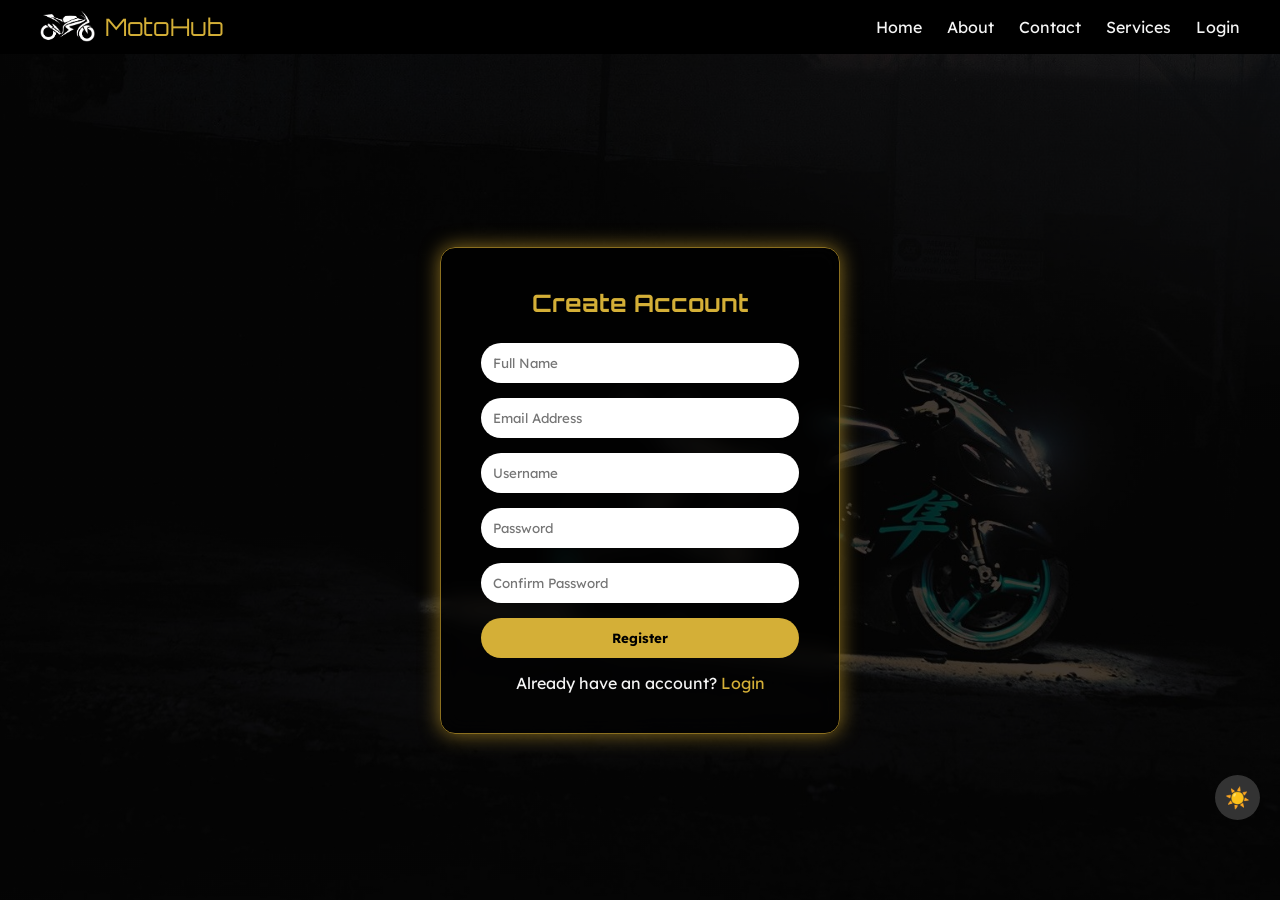
<file: htmls/register.html>
<!DOCTYPE html>
<html lang="en">

<head>
  <meta charset="UTF-8">
  <meta name="viewport" content="width=device-width, initial-scale=1.0">
  <title>Register | MotoHub</title>

  <link
    href="https://fonts.googleapis.com/css2?family=Lexend:wght@300;500;700&family=Orbitron:wght@500;700&display=swap"
    rel="stylesheet">
  <link rel="stylesheet" href="https://cdnjs.cloudflare.com/ajax/libs/font-awesome/6.5.0/css/all.min.css">
  <link rel="stylesheet" href="../css/register.css">
</head>

<body>

  <header class="head">
    <div class="logo-box">
      <img src="../images/logo/icon.png" class="ico">
      <span class="logo-text">MotoHub</span>
    </div>

    <ul class="navigation">
      <li><a href="../index.html">Home</a></li>
      <li><a href="about.html">About</a></li>
      <li><a href="contact.html">Contact</a></li>
      <li><a href="services.html">Services</a></li>
      <li><a href="login.html">Login</a></li>
    </ul>

    <div class="menu-btn"><i class="fa fa-bars"></i></div>
  </header>

  <div class="register-page">
    <div class="register-box">

      <h2>Create Account</h2>

      <form action="login.html">

        <div class="input-box">
          <input type="text" placeholder="Full Name" required>
        </div>

        <div class="input-box">
          <input type="email" placeholder="Email Address" required>
        </div>

        <div class="input-box">
          <input type="text" placeholder="Username" required>
        </div>

        <div class="input-box">
          <input type="password" placeholder="Password" minlength="8" required>
        </div>

        <div class="input-box">
          <input type="password" placeholder="Confirm Password" minlength="8" required>
        </div>

        <button type="submit" class="register-btn">Register</button>

        <p class="login-link">
          Already have an account? <a href="login.html">Login</a>
        </p>

      </form>

    </div>
  </div>

  <script src="../js/main.js"></script>
</body>

</html>
</file>
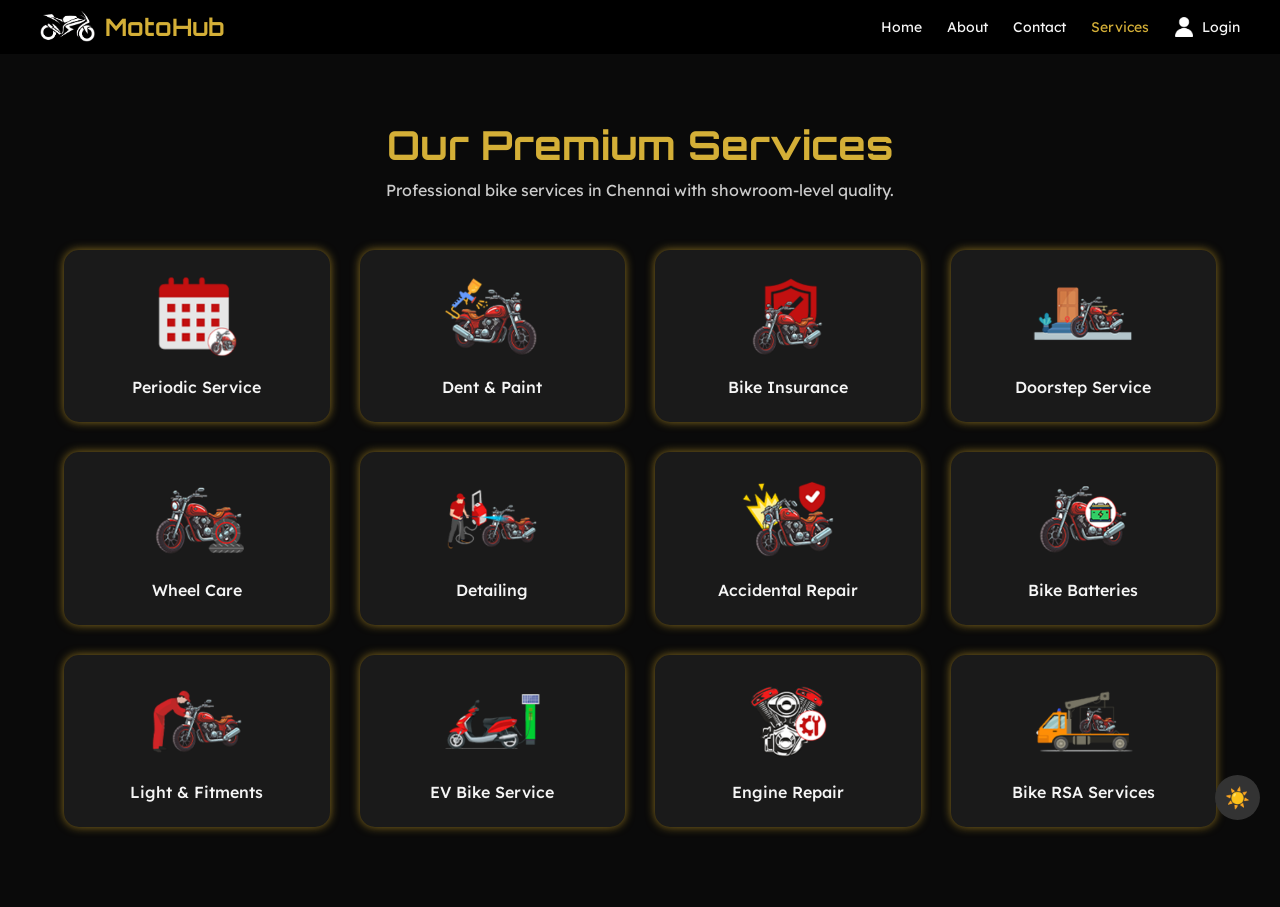
<file: htmls/services.html>
<!DOCTYPE html>
<html lang="en">

<head>
  <meta charset="UTF-8">
  <meta name="viewport" content="width=device-width, initial-scale=1.0">
  <title>Services | MotoHub</title>

  <link href="https://fonts.googleapis.com/css2?family=Lexend:wght@300;500;700&display=swap" rel="stylesheet">
  <link href="https://fonts.googleapis.com/css2?family=Orbitron:wght@500;700&display=swap" rel="stylesheet">
  <link rel="stylesheet" href="https://cdnjs.cloudflare.com/ajax/libs/font-awesome/6.5.0/css/all.min.css">
  <link rel="stylesheet" href="../css/service.css">
</head>

<body>

  <header class="head">
    <div class="logo-box">
      <img src="../images/logo/icon.png" class="ico">
      <span class="logo-text">MotoHub</span>
    </div>

    <ul class="navigation">
      <li><a href="../index.html">Home</a></li>
      <li><a href="about.html">About</a></li>
      <li><a href="contact.html">Contact</a></li>
      <li><a href="services.html" class="active">Services</a></li>
      <li><a href="login.html"><img src="../images/logo/user.png"> Login</a></li>
    </ul>

    <div class="menu-btn"><i class="fa fa-bars"></i></div>
  </header>

  <section class="services">

    <h1 class="title">Our Premium Services</h1>
    <p class="subtitle">
      Professional bike services in Chennai with showroom-level quality.
    </p>

    <div class="service-grid">

      <div class="card">
        <img src="../images/servicees/Periodic-Service-180x150.png">
        <p>Periodic Service</p>
      </div>

      <div class="card">
        <img src="../images/servicees/Dent-Paint-180x150.png">
        <p>Dent & Paint</p>
      </div>

      <div class="card">
        <img src="../images/servicees/Bike-Insurance-180x150.png">
        <p>Bike Insurance</p>
      </div>

      <div class="card">
        <img src="../images/servicees/Doorstep-Bike-Services-180x150.png">
        <p>Doorstep Service</p>
      </div>

      <div class="card">
        <img src="../images/servicees/Bike-Wheel-Care-180x150.png">
        <p>Wheel Care</p>
      </div>

      <div class="card">
        <img src="../images/servicees/Bike-Washing-Detailing-180x150.png">
        <p>Detailing</p>
      </div>

      <div class="card">
        <img src="../images/servicees/Accident-Repair-180x150.png">
        <p>Accidental Repair</p>
      </div>

      <div class="card">
        <img src="../images/servicees/Bike-Battery-180x150.png">
        <p>Bike Batteries</p>
      </div>

      <div class="card">
        <img src="../images/servicees/Light-Fitments-180x150.png">
        <p>Light & Fitments</p>
      </div>

      <div class="card">
        <img src="../images/servicees/EV-Bike-services-180x150.png">
        <p>EV Bike Service</p>
      </div>

      <div class="card">
        <img src="../images/servicees/Bike-Engine-Repair-180x150.png">
        <p>Engine Repair</p>
      </div>

      <div class="card">
        <img src="../images/servicees/Bike-RSA-Service-180x150.png">
        <p>Bike RSA Services</p>
      </div>

    </div>

  </section>

  <!-- BOOK SERVICE MODAL -->
  <div id="serviceModal"
    style="display:none; position:fixed; z-index:9999; left:0; top:0; width:100%; height:100%; background-color:rgba(0,0,0,0.8); justify-content:center; align-items:center;">
    <div
      style="background:#1a1a1a; padding:30px; border-radius:10px; width:450px; max-width:90%; position:relative; border-top: 5px solid #d4af37;">
      <span id="closeServiceModalBtn"
        style="position:absolute; top:10px; right:20px; color:white; font-size:24px; cursor:pointer;">&times;</span>
      <h2 style="color:#d4af37; margin-bottom:15px;" id="serviceModalTitle">Book a Service</h2>
      <p style="color:#aaa; font-size:14px; margin-bottom:20px;">Schedule your <span id="selectedServiceName"
          style="color:white; font-weight:bold;">maintenance</span> securely online.</p>

      <form id="serviceForm">
        <input type="text" placeholder="Full Name" required
          style="width:100%; padding:10px; margin-bottom:15px; background:#333; color:white; border:none; border-radius:5px;">
        <input type="tel" placeholder="Phone Number" required
          style="width:100%; padding:10px; margin-bottom:15px; background:#333; color:white; border:none; border-radius:5px;">
        <input type="date" required
          style="width:100%; padding:10px; margin-bottom:15px; background:#333; color:white; border:none; border-radius:5px;">
        <textarea placeholder="Tell us about the issue or bike make/model..." rows="3" required
          style="width:100%; padding:10px; margin-bottom:15px; background:#333; border:none; color:white; border-radius:5px;"></textarea>
        <button type="submit"
          style="width:100%; padding:12px; font-weight:bold; background:#d4af37; color:black; border:none; border-radius:5px; cursor:pointer;">Confirm
          Appointment</button>
      </form>
    </div>
  </div>

  <script src="../js/main.js"></script>
</body>

</html>
</file>
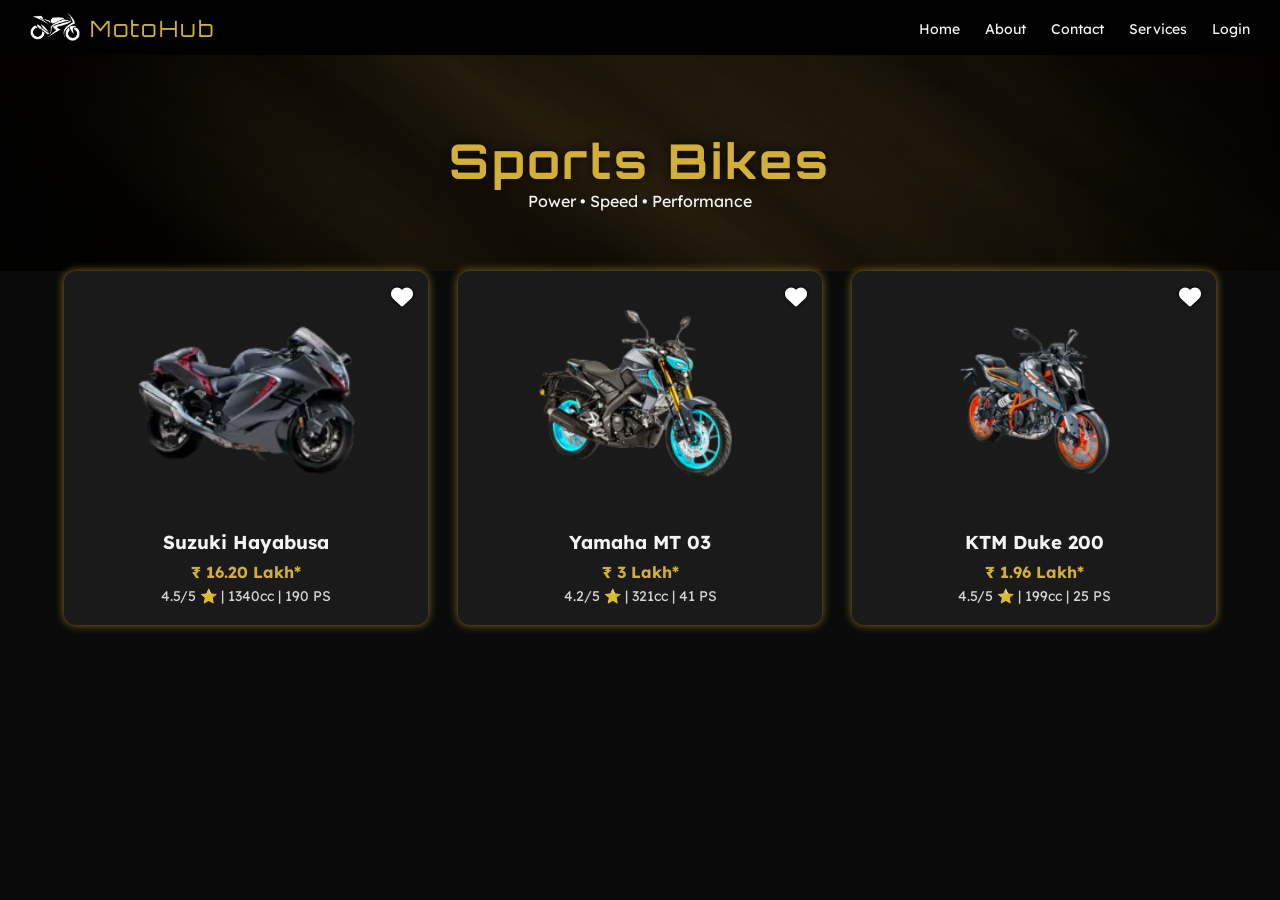
<file: htmls/sports.html>
<!DOCTYPE html>
<html lang="en">

<head>
  <meta charset="UTF-8">
  <meta name="viewport" content="width=device-width, initial-scale=1.0">
  <title>Sports Bikes | MotoHub</title>

  <link
    href="https://fonts.googleapis.com/css2?family=Lexend:wght@300;500;700&family=Orbitron:wght@500;700&display=swap"
    rel="stylesheet">
  <link rel="stylesheet" href="https://cdnjs.cloudflare.com/ajax/libs/font-awesome/6.5.0/css/all.min.css">
  <link rel="stylesheet" href="../css/sports.css">
</head>

<body>

  <header class="head">
    <div class="logo-box">
      <img src="../images/logo/icon.png" class="ico">
      <span class="logo-text">MotoHub</span>
    </div>

    <ul class="navigation">
      <li><a href="../index.html">Home</a></li>
      <li><a href="about.html">About</a></li>
      <li><a href="contact.html">Contact</a></li>
      <li><a href="services.html">Services</a></li>
      <li><a href="login.html">Login</a></li>
    </ul>
    <div class="menu-btn"><i class="fa fa-bars"></i></div>
  </header>

  <section class="sports-hero">
    <h1>Sports Bikes</h1>
    <p>Power • Speed • Performance</p>
  </section>



  <section class="bike-section">

    <div class="bike-card" style="position:relative;" data-price="1620000">
      <i class="fas fa-heart wishlist-btn" data-bike-id="suzuki_hayabusa"
        style="position:absolute; top:15px; right:15px; font-size:22px; color:#fff; text-shadow:0 0 4px #000; cursor:pointer; z-index:10; transition: transform 0.2s, color 0.2s;"></i>
      <img src="../images/suzuki/hayabusa_processed.webp">
      <h3>Suzuki Hayabusa</h3>
      <p class="price">₹ 16.20 Lakh*</p>
      <p class="rating">4.5/5 ⭐ | 1340cc | 190 PS</p>
    </div>

    <div class="bike-card" style="position:relative;" data-price="300000">
      <i class="fas fa-heart wishlist-btn" data-bike-id="yamaha_mt03"
        style="position:absolute; top:15px; right:15px; font-size:22px; color:#fff; text-shadow:0 0 4px #000; cursor:pointer; z-index:10; transition: transform 0.2s, color 0.2s;"></i>
      <img src="../images/most popular/mt.jpg">
      <h3>Yamaha MT 03</h3>
      <p class="price">₹ 3 Lakh*</p>
      <p class="rating">4.2/5 ⭐ | 321cc | 41 PS</p>
    </div>

    <div class="bike-card" style="position:relative;" data-price="196000">
      <i class="fas fa-heart wishlist-btn" data-bike-id="ktm_duke200"
        style="position:absolute; top:15px; right:15px; font-size:22px; color:#fff; text-shadow:0 0 4px #000; cursor:pointer; z-index:10; transition: transform 0.2s, color 0.2s;"></i>
      <img src="../images/most popular/ktm duke.webp">
      <h3>KTM Duke 200</h3>
      <p class="price">₹ 1.96 Lakh*</p>
      <p class="rating">4.5/5 ⭐ | 199cc | 25 PS</p>
    </div>

  </section>

  <script src="../js/main.js"></script>
</body>

</html>
</file>
<file: css/about.css>
* {
  margin: 0;
  padding: 0;
  box-sizing: border-box;
  font-family: 'Lexend', sans-serif;
}

html {
  background: #0a0a0a;
}

html.theme-light {
  background: #f0f0f0;
}

:root {
  --bg-dark: #0a0a0a;
  --gold: #d4af37;
  --gold-dark: #8b6f1f;
  --text-light: #f5f5f5;
  --card-bg: #1a1a1a;
}

body {
  background: var(--bg-dark);
  color: var(--text-light);
}

body.theme-light {
  --bg-dark: #f0f0f0;
  --text-light: #111111;
  --card-bg: #ffffff;
  background: var(--bg-dark);
  color: var(--text-light);
}

body.theme-light .head,
body.theme-light footer,
body.theme-light .about-content {
  background: var(--card-bg);
}

body.theme-light footer,
body.theme-light footer a,
body.theme-light footer h3,
body.theme-light footer p {
  color: #000000 !important;
}

/* HEADER */
/* ===== HEADER ===== */
.head {
  width: 100%;
  background: #000;
  display: flex;
  justify-content: space-between;
  align-items: center;
  padding: 10px 40px;
  position: fixed;
  top: 0;
  left: 0;
  z-index: 1000;
}

/* LOGO */
.logo-box {
  display: flex;
  align-items: center;
  gap: 10px;
}

.logo-text {
  font-family: 'Orbitron', sans-serif;
  font-size: 1.5rem;
  color: var(--gold);
  letter-spacing: 2px;
  font-weight: bold;
}

.ico {
  width: 55px;
}

/* NAVIGATION */
.navigation {
  list-style: none;
  display: flex;
  align-items: center;
  gap: 25px;
}

.navigation li {
  display: inline-block;
}

.navigation li a {
  text-decoration: none;
  color: var(--text-light);
  font-size: 15px;
  display: flex;
  align-items: center;
  gap: 6px;
  transition: 0.3s;
}

.navigation li a img {
  width: 22px;
  height: 22px;
}

.navigation li a:hover,
.navigation li a.active {
  color: var(--gold);
}

/* MENU BUTTON */
.menu-btn {
  display: none;
  color: var(--gold);
  font-size: 24px;
  cursor: pointer;
}

@media(max-width:768px) {

  .menu-btn {
    display: block;
  }

  .navigation {
    position: absolute;
    top: 70px;
    right: -100%;
    flex-direction: column;
    background: #000;
    width: 200px;
    padding: 20px 0;
    gap: 15px;
    text-align: center;
    transition: 0.3s ease;
    box-shadow: 0 5px 15px rgba(0, 0, 0, 0.5);
  }

  .navigation.active {
    right: 0;
  }

}

/* ABOUT SECTION */
.about-section {
  padding-top: 120px;
  padding-bottom: 80px;
}

.about-section h1 {
  text-align: center;
  font-family: 'Orbitron', sans-serif;
  font-size: 3rem;
  color: var(--gold);
  margin-bottom: 50px;
  text-shadow: 0 0 10px var(--gold-dark);
}

.about-container {
  display: flex;
  gap: 50px;
  padding: 0 5%;
  align-items: center;
}

.about-content {
  flex: 1;
  background: var(--card-bg);
  padding: 35px;
  border-radius: 15px;
  box-shadow: 0 0 15px var(--gold-dark);
}

.about-content p {
  line-height: 1.7;
  font-size: 17px;
}

.about-content h2 {
  margin: 20px 0 10px;
  color: var(--gold);
}

.about-content ul li {
  margin-left: 20px;
  margin-bottom: 8px;
}

.about-image {
  flex: 1;
}

.about-image img {
  width: 100%;
  border-radius: 20px;
  box-shadow: 0 0 20px var(--gold-dark);
  transition: 0.4s;
}

.about-image img:hover {
  transform: scale(1.03);
  box-shadow: 0 0 25px var(--gold);
}

.btn {
  margin-top: 20px;
  padding: 10px 30px;
  background: var(--gold);
  border: none;
  border-radius: 30px;
  font-weight: bold;
  cursor: pointer;
}

.btn:hover {
  background: var(--gold-dark);
  color: white;
}

/* FOOTER */
footer {
  background: #000;
  display: grid;
  grid-template-columns: repeat(auto-fit, minmax(200px, 1fr));
  gap: 30px;
  padding: 40px;
  margin-top: 60px;
}

footer a {
  color: white;
  text-decoration: none;
}

footer a:hover {
  color: var(--gold);
}

/* RESPONSIVE */
@media(max-width:768px) {
  .menu-btn {
    display: block;
  }

  .navigation li {
    display: block;
    margin: 15px 0;
  }

  .about-container {
    flex-direction: column;
  }

  .about-section h1 {
    font-size: 2.2rem;
  }
}
</file>
<file: css/commuter.css>
* {
    margin: 0;
    padding: 0;
    box-sizing: border-box;
    font-family: 'Lexend', sans-serif;
}

/* HEADER */
.head {
    width: 100%;
    background: #000;
    display: flex;
    justify-content: space-between;
    align-items: center;
    padding: 18px 70px;
    position: sticky;
    top: 0;
    z-index: 1000;
}

.logo-box {
    display: flex;
    align-items: center;
    gap: 10px;
}

.ico {
    width: 50px;
}

.logo-text {
    font-family: 'Orbitron', sans-serif;
    font-size: 22px;
    color: #e0cc5d;
}

.navigation {
    list-style: none;
}

.navigation li {
    display: inline-block;
    margin-left: 30px;
}

.navigation li a {
    text-decoration: none;
    color: white;
    font-size: 15px;
    transition: 0.3s ease;
}

.navigation li a:hover {
    color: #e0cc5d;
}

/* HERO SECTION */
.cruiser-hero {
    background: linear-gradient(rgba(0, 0, 0, 0.75), rgba(0, 0, 0, 0.75)),
        url('../images/background/360_F_304914196_XaD7nPyd1b8tlyLR9iZWV6geFJw6QULn.jpg');
    background-size: cover;
    background-position: center;
    text-align: center;
    padding: 90px 20px;
    color: white;
}

.cruiser-hero h1 {
    font-size: 42px;
    color: #e0cc5d;
    font-family: 'Orbitron', sans-serif;
}

.cruiser-hero p {
    margin-top: 10px;
    color: #ccc;
    font-size: 16px;
}

body {
    background: #0a0a0a;
    color: #f5f5f5;
}

/* BIKE SECTION */
.bike-section {
    background: #0a0a0a;
    padding: 70px 80px;
    display: grid;
    grid-template-columns: repeat(3, 1fr);
    gap: 45px;
}

/* CARD */
.bike-card {
    background: #1a1a1a;
    border-radius: 15px;
    overflow: hidden;
    box-shadow: 0 8px 25px rgba(212, 175, 55, 0.2);
    transition: 0.4s ease;
    text-align: center;
    padding-bottom: 20px;
}

.bike-card:hover {
    transform: translateY(-12px);
    box-shadow: 0 10px 30px rgba(224, 204, 93, 0.4);
}

/* IMAGE */
.bike-card img {
    width: 100%;
    height: 230px;
    object-fit: cover;
    transition: 0.4s ease;
}

.bike-card:hover img {
    transform: scale(1.05);
}

/* CONTENT */
.bike-card h3 {
    margin-top: 15px;
    color: #f5f5f5;
    font-size: 18px;
}

.price {
    color: #e0cc5d;
    font-weight: 600;
    margin-top: 5px;
}

.rating {
    font-size: 14px;
    color: #aaa;
    margin-top: 5px;
}


.menu-btn {
    display: none;
    color: #e0cc5d;
    font-size: 24px;
    cursor: pointer;
}

@media(max-width: 768px) {
    .menu-btn {
        display: block;
    }

    .navigation {
        position: absolute;
        top: 70px;
        right: -100%;
        flex-direction: column;
        background: #000;
        width: 200px;
        padding: 20px 0;
        gap: 15px;
        text-align: center;
        transition: 0.3s;
    }

    .navigation.active {
        right: 0;
    }

    .navigation li {
        display: block;
        margin: 15px 0;
    }

    .cruiser-hero h1 {
        font-size: 2.2rem;
    }

    .bike-section {
        grid-template-columns: 1fr;
        padding: 30px;
    }
}

/* RESPONSIVE */
@media(max-width: 992px) {
    .bike-section {
        grid-template-columns: repeat(2, 1fr);
        padding: 50px;
    }
}

@media(max-width: 600px) {
    .bike-section {
        grid-template-columns: 1fr;
        padding: 30px;
    }

    .head {
        flex-direction: column;
        gap: 15px;
        padding: 20px;
    }
}
</file>
<file: css/contact.css>
* {
  margin: 0;
  padding: 0;
  box-sizing: border-box;
  font-family: 'Lexend', sans-serif;
}

html {
  background: #0a0a0a;
}

/* THEME */
:root {
  --bg-dark: #0a0a0a;
  --gold: #d4af37;
  --gold-dark: #8b6f1f;
  --text-light: #f5f5f5;
  --card-bg: #1a1a1a;
}

body {
  background: var(--bg-dark);
  color: var(--text-light);
}

body.theme-light {
  --bg-dark: #f0f0f0;
  --text-light: #111111;
  --card-bg: #ffffff;
  background: var(--bg-dark);
  color: var(--text-light);
}

body.theme-light .head,
body.theme-light footer,
body.theme-light .main {
  background: var(--card-bg);
}

body.theme-light footer,
body.theme-light footer a,
body.theme-light footer h3,
body.theme-light footer p,
body.theme-light .main ul li {
  color: #000000 !important;
}

/* HEADER */

.head {
  width: 100%;
  background: #000;
  display: flex;
  justify-content: space-between;
  align-items: center;
  padding: 10px 40px;
  position: fixed;
  top: 0;
  left: 0;
  z-index: 1000;
}

.logo-box {
  display: flex;
  align-items: center;
  gap: 10px;
}

.logo-text {
  font-family: 'Orbitron', sans-serif;
  font-size: 1.5rem;
  color: var(--gold);
  font-weight: bold;
}

.ico {
  width: 55px;
}

.navigation {
  list-style: none;
  display: flex;
  gap: 25px;
}

.navigation li a {
  text-decoration: none;
  color: var(--text-light);
  font-size: 15px;
  display: flex;
  align-items: center;
  gap: 6px;
  transition: 0.3s;
}

.navigation li a:hover,
.navigation li a.active {
  color: var(--gold);
}

.navigation li a img {
  width: 20px;
}

/* MOBILE MENU */

.menu-btn {
  display: none;
  color: var(--gold);
  font-size: 24px;
  cursor: pointer;
}

/* TITLE */

.k1 {
  padding-top: 120px;
  text-align: center;
  font-family: 'Orbitron', sans-serif;
  font-size: 2.5rem;
  color: var(--gold);
  margin-bottom: 50px;
}

/* CONTACT SECTION */

.section {
  display: flex;
  justify-content: center;
  align-items: center;
  gap: 40px;
  padding: 0 5%;
  padding-bottom: 80px;
}

.main {
  background: var(--card-bg);
  padding: 40px;
  border-radius: 15px;
  box-shadow: 0 0 15px var(--gold-dark);
  width: 100%;
  max-width: 400px;
}

.main h2 {
  margin-bottom: 20px;
  color: var(--gold);
  font-family: 'Orbitron', sans-serif;
}

.main ul {
  list-style: none;
}

.main ul li {
  margin-bottom: 15px;
  font-size: 15px;
}

.main ul li i {
  color: var(--gold);
  margin-right: 10px;
}

.main2 {
  width: 450px;
  border-radius: 20px;
  box-shadow: 0 0 20px var(--gold-dark);
  transition: 0.4s;
}

.main2:hover {
  transform: scale(1.03);
  box-shadow: 0 0 25px var(--gold);
}

/* RESPONSIVE */

@media(max-width:768px) {

  .menu-btn {
    display: block;
  }

  .navigation {
    position: absolute;
    top: 70px;
    right: -100%;
    flex-direction: column;
    background: #000;
    width: 200px;
    padding: 20px 0;
    gap: 15px;
    text-align: center;
    transition: 0.3s;
  }

  .navigation.active {
    right: 0;
  }

  .section {
    flex-direction: column;
  }

  .main2 {
    display: block;
    width: 100%;
    max-width: 400px;
  }

}
</file>
<file: css/crusier.css>
* {
    margin: 0;
    padding: 0;
    box-sizing: border-box;
    font-family: 'Lexend', sans-serif;
}

body {
    background: #0a0a0a;
    color: #f5f5f5;
}

/* HEADER */
.head {
    width: 100%;
    background-color: #000;
    display: flex;
    justify-content: space-between;
    align-items: center;
    padding: 15px 60px;
    position: sticky;
    top: 0;
    z-index: 100;
}

.logo-box {
    display: flex;
    align-items: center;
    gap: 10px;
}

.ico {
    width: 50px;
}

.logo-text {
    font-family: 'Orbitron', sans-serif;
    color: #e0cc5d;
    font-size: 22px;
}

.navigation {
    list-style: none;
}

.navigation li {
    display: inline-block;
    margin-left: 25px;
}

.navigation li a {
    text-decoration: none;
    color: white;
    font-size: 15px;
    transition: 0.3s;
}

.navigation li a:hover {
    color: #e0cc5d;
}

/* HERO SECTION */
.cruiser-hero {
    background: linear-gradient(rgba(0, 0, 0, 0.7), rgba(0, 0, 0, 0.7)),
        url('../images/background/360_F_304914196_XaD7nPyd1b8tlyLR9iZWV6geFJw6QULn.jpg');
    background-size: cover;
    background-position: center;
    text-align: center;
    padding: 80px 20px;
    color: white;
}

.cruiser-hero h1 {
    font-size: 40px;
    color: #e0cc5d;
    font-family: 'Orbitron', sans-serif;
}

.cruiser-hero p {
    margin-top: 10px;
    font-size: 16px;
    color: #ccc;
}

/* BIKE SECTION */
.bike-section {
    padding: 60px;
    background-color: #0a0a0a;
    display: grid;
    grid-template-columns: repeat(3, 1fr);
    gap: 40px;
}

/* CARD STYLE (Same as Popular Page) */
.bike-card {
    background: #1a1a1a;
    border-radius: 12px;
    overflow: hidden;
    box-shadow: 0 5px 20px rgba(212, 175, 55, 0.2);
    transition: 0.3s ease;
    text-align: center;
    padding-bottom: 20px;
}

.bike-card:hover {
    transform: translateY(-10px);
}

.bike-card img {
    width: 100%;
    height: 220px;
    object-fit: cover;
}

.bike-card h3 {
    margin-top: 15px;
    color: #f5f5f5;
    font-size: 18px;
}

.price {
    color: #e0cc5d;
    font-weight: 600;
    margin-top: 5px;
}

.rating {
    font-size: 14px;
    color: #aaa;
    margin-top: 5px;
}

.menu-btn {
    display: none;
    color: #e0cc5d;
    font-size: 24px;
    cursor: pointer;
}

/* RESPONSIVE */
@media(max-width: 768px) {
    .menu-btn {
        display: block;
    }

    .navigation {
        position: absolute;
        top: 70px;
        right: -100%;
        flex-direction: column;
        background: #000;
        width: 200px;
        padding: 20px 0;
        gap: 15px;
        text-align: center;
        transition: 0.3s;
    }

    .navigation.active {
        right: 0;
    }

    .navigation li {
        display: block;
        margin: 15px 0;
    }

    .cruiser-hero h1 {
        font-size: 2.2rem;
    }

    .bike-section {
        grid-template-columns: 1fr;
        padding: 30px;
    }
}
</file>
<file: css/login.css>
* {
  margin: 0;
  padding: 0;
  box-sizing: border-box;
  font-family: 'Lexend', sans-serif;
}

html {
  background: #0a0a0a;
}

:root {
  --bg-dark: #0a0a0a;
  --gold: #d4af37;
  --gold-dark: #8b6f1f;
  --text-light: #f5f5f5;
}

body {
  background: linear-gradient(rgba(0, 0, 0, 0.7), rgba(0, 0, 0, 0.7)),
    url('../images/background/39e954d1c201420a147407a8735272c9.jpg') no-repeat center/cover;
  min-height: 100vh;
  color: var(--text-light);
}

body.theme-light {
  --bg-dark: #f0f0f0;
  --text-light: #111111;
  background: var(--bg-dark);
  color: var(--text-light);
}

body.theme-light .head {
  background: #ffffff;
  box-shadow: 0 2px 10px rgba(0, 0, 0, 0.1);
}

body.theme-light .login-box {
  background: rgba(255, 255, 255, 0.95);
  box-shadow: 0 10px 30px rgba(0, 0, 0, 0.1);
  border: 1px solid #ddd;
}

body.theme-light .input-box input {
  background: #f9f9f9;
  border: 1px solid #ccc;
  color: #333;
}

/* HEADER */

.head {
  width: 100%;
  background: #000;
  display: flex;
  justify-content: space-between;
  align-items: center;
  padding: 10px 40px;
  position: fixed;
  top: 0;
  z-index: 1000;
}

.logo-box {
  display: flex;
  align-items: center;
  gap: 10px;
}

.logo-text {
  font-family: 'Orbitron', sans-serif;
  font-size: 1.5rem;
  color: var(--gold);
}

.ico {
  width: 55px;
}

.navigation {
  list-style: none;
  display: flex;
  gap: 25px;
}

.navigation li a {
  text-decoration: none;
  color: var(--text-light);
  display: flex;
  align-items: center;
  gap: 6px;
  transition: 0.3s;
}

.navigation li a:hover,
.navigation li a.active {
  color: var(--gold);
}

.navigation li a img {
  width: 20px;
}

/* MOBILE */

.menu-btn {
  display: none;
  color: var(--gold);
  font-size: 24px;
  cursor: pointer;
}

/* LOGIN BOX */

.login-page {
  display: flex;
  justify-content: center;
  align-items: center;
  min-height: 100vh;
  padding-top: 80px;
}

.login-box {
  width: 350px;
  padding: 40px;
  background: rgba(0, 0, 0, 0.6);
  border: 1px solid var(--gold-dark);
  border-radius: 15px;
  backdrop-filter: blur(10px);
  box-shadow: 0 0 20px var(--gold-dark);
}

.login-box h2 {
  text-align: center;
  margin-bottom: 30px;
  font-family: 'Orbitron', sans-serif;
  color: var(--gold);
}

.input-box {
  margin-bottom: 20px;
}

.input-box input {
  width: 100%;
  padding: 12px;
  border: none;
  border-radius: 30px;
  outline: none;
}

.options {
  display: flex;
  justify-content: space-between;
  font-size: 14px;
  margin-bottom: 20px;
}

.options a {
  text-decoration: none;
  color: var(--gold);
}

.login-btn {
  width: 100%;
  padding: 12px;
  border: none;
  border-radius: 30px;
  background: var(--gold);
  font-weight: bold;
  cursor: pointer;
  transition: 0.3s;
}

.login-btn:hover {
  background: var(--gold-dark);
}

.register {
  text-align: center;
  margin-top: 15px;
}

.register a {
  color: var(--gold);
  text-decoration: none;
}

/* RESPONSIVE */

@media(max-width:768px) {

  .menu-btn {
    display: block;
  }

  .navigation {
    position: absolute;
    top: 70px;
    right: -100%;
    flex-direction: column;
    background: #000;
    width: 200px;
    padding: 20px 0;
    gap: 15px;
    text-align: center;
    transition: 0.3s;
  }

  .navigation.active {
    right: 0;
  }

}
</file>
<file: css/mileage.css>
:root {
  --bg-dark: #0a0a0a;
  --gold: #d4af37;
  --gold-dark: #8b6f1f;
  --text-light: #f5f5f5;
  --card-bg: #1a1a1a;
}

* {
  margin: 0;
  padding: 0;
  box-sizing: border-box;
  font-family: 'Lexend', sans-serif;
}

body {
  background: var(--bg-dark);
  color: var(--text-light);
}

/* HEADER */
.head {
  width: 100%;
  background: #000;
  display: flex;
  justify-content: space-between;
  align-items: center;
  padding: 12px 30px;
  position: fixed;
  top: 0;
  z-index: 1000;
}

.logo-box {
  display: flex;
  align-items: center;
  gap: 10px;
}

.ico {
  width: 50px;
}

.logo-text {
  font-family: 'Orbitron', sans-serif;
  color: var(--gold);
  font-size: 1.4rem;
  letter-spacing: 2px;
}

.navigation {
  list-style: none;
  display: flex;
  gap: 25px;
}

.navigation li a {
  text-decoration: none;
  color: var(--text-light);
  font-size: 14px;
  transition: 0.3s;
}

.navigation li a:hover {
  color: var(--gold);
}

/* HERO */
.mileage-hero {
  padding-top: 130px;
  padding-bottom: 60px;
  text-align: center;
  background: linear-gradient(rgba(0, 0, 0, 0.7), rgba(0, 0, 0, 0.7)),
    url('../images/background/360_F_304914196_XaD7nPyd1b8tlyLR9iZWV6geFJw6QULn.jpg');
  background-size: cover;
  background-position: center;
}

.mileage-hero h1 {
  font-family: 'Orbitron', sans-serif;
  font-size: 3rem;
  color: var(--gold);
  letter-spacing: 3px;
  text-shadow: 0 0 10px rgba(0, 0, 0, 0.8);
}

/* GRID */
.bike-section {
  width: 90%;
  margin: auto;
  display: grid;
  grid-template-columns: repeat(auto-fit, minmax(260px, 1fr));
  gap: 30px;
  padding-bottom: 60px;
}

/* CARD */
.bike-card {
  background: var(--card-bg);
  padding: 20px;
  border-radius: 12px;
  text-align: center;
  transition: 0.4s;
  box-shadow: 0 0 10px var(--gold-dark);
}

.bike-card:hover {
  transform: translateY(-8px);
  box-shadow: 0 0 20px var(--gold);
}

.bike-card img {
  width: 100%;
  height: 220px;
  object-fit: cover;
  border-radius: 10px;
  transition: 0.4s;
}

.bike-card:hover img {
  transform: scale(1.05);
}

.price {
  color: var(--gold);
  font-weight: bold;
  margin: 8px 0;
}

.menu-btn {
  display: none;
  color: var(--gold);
  font-size: 24px;
  cursor: pointer;
}

@media(max-width:768px) {
  .menu-btn {
    display: block;
  }

  .navigation {
    position: absolute;
    top: 70px;
    right: -100%;
    flex-direction: column;
    background: #000;
    width: 200px;
    padding: 20px 0;
    gap: 15px;
    text-align: center;
    transition: 0.3s;
  }

  .navigation.active {
    right: 0;
  }

  .navigation li {
    display: block;
    margin: 15px 0;
  }

  .mileage-hero h1 {
    font-size: 2.2rem;
  }
}
</file>
<file: css/offroad.css>
* {
    margin: 0;
    padding: 0;
    box-sizing: border-box;
    font-family: 'Lexend', sans-serif;
}

body {
    background: #0a0a0a;
    color: #f5f5f5;
}

/* HEADER */
.head {
    width: 100%;
    background: #000;
    display: flex;
    justify-content: space-between;
    align-items: center;
    padding: 18px 70px;
    position: sticky;
    top: 0;
    z-index: 1000;
}

.logo-box {
    display: flex;
    align-items: center;
    gap: 10px;
}

.ico {
    width: 50px;
}

.logo-text {
    font-family: 'Orbitron', sans-serif;
    font-size: 22px;
    color: #e0cc5d;
}

.navigation {
    list-style: none;
}

.navigation li {
    display: inline-block;
    margin-left: 30px;
}

.navigation li a {
    text-decoration: none;
    color: white;
    font-size: 15px;
    transition: 0.3s ease;
}

.navigation li a:hover {
    color: #e0cc5d;
}

/* HERO SECTION */
.cruiser-hero {
    background: linear-gradient(rgba(0, 0, 0, 0.75), rgba(0, 0, 0, 0.75)),
        url('../images/background/360_F_304914196_XaD7nPyd1b8tlyLR9iZWV6geFJw6QULn.jpg');
    background-size: cover;
    background-position: center;
    text-align: center;
    padding: 90px 20px;
    color: white;
}

.cruiser-hero h1 {
    font-size: 42px;
    color: #e0cc5d;
    font-family: 'Orbitron', sans-serif;
}

.cruiser-hero p {
    margin-top: 10px;
    color: #ccc;
    font-size: 16px;
}

/* BIKE SECTION */
.bike-section {
    background: #0a0a0a;
    padding: 70px 80px;
    display: grid;
    grid-template-columns: repeat(3, 1fr);
    gap: 45px;
}

/* CARD */
.bike-card {
    background: #1a1a1a;
    border-radius: 15px;
    overflow: hidden;
    box-shadow: 0 8px 25px rgba(212, 175, 55, 0.2);
    transition: 0.4s ease;
    text-align: center;
    padding-bottom: 20px;
}

.bike-card:hover {
    transform: translateY(-12px);
    box-shadow: 0 10px 30px rgba(224, 204, 93, 0.4);
}

/* IMAGE */
.bike-card img {
    width: 100%;
    height: 230px;
    object-fit: cover;
    transition: 0.4s ease;
}

.bike-card:hover img {
    transform: scale(1.05);
}

/* CONTENT */
.bike-card h3 {
    margin-top: 15px;
    color: #f5f5f5;
    font-size: 18px;
}

.price {
    color: #e0cc5d;
    font-weight: 600;
    margin-top: 5px;
}

.rating {
    font-size: 14px;
    color: #aaa;
    margin-top: 5px;
}


.menu-btn {
    display: none;
    color: #e0cc5d;
    font-size: 24px;
    cursor: pointer;
}

/* RESPONSIVE */
@media(max-width: 992px) {
    .bike-section {
        grid-template-columns: repeat(2, 1fr);
        padding: 50px;
    }
}

@media(max-width: 768px) {
    .menu-btn {
        display: block;
    }

    .navigation {
        position: absolute;
        top: 70px;
        right: -100%;
        flex-direction: column;
        background: #000;
        width: 200px;
        padding: 20px 0;
        gap: 15px;
        text-align: center;
        transition: 0.3s;
    }

    .navigation.active {
        right: 0;
    }

    .navigation li {
        display: block;
        margin: 15px 0;
    }

    .cruiser-hero h1 {
        font-size: 2.2rem;
    }

    .bike-section {
        grid-template-columns: 1fr;
        padding: 30px;
    }
}

@media(max-width: 600px) {
    .head {
        flex-direction: column;
        gap: 15px;
        padding: 20px;
    }
}
</file>
<file: css/popular.css>
:root {
  --bg-dark: #0a0a0a;
  --gold: #d4af37;
  --gold-dark: #8b6f1f;
  --text-light: #f5f5f5;
  --card-bg: #1a1a1a;
}

* {
  margin: 0;
  padding: 0;
  box-sizing: border-box;
  font-family: 'Lexend', sans-serif;
}

body {
  background: var(--bg-dark);
  color: var(--text-light);
}

/* ===== HEADER ===== */
.head {
  width: 100%;
  background: #000;
  display: flex;
  justify-content: space-between;
  align-items: center;
  padding: 12px 30px;
  position: fixed;
  top: 0;
  z-index: 1000;
}

.logo-box {
  display: flex;
  align-items: center;
  gap: 10px;
}

.ico {
  width: 55px;
}

.logo-text {
  font-family: 'Orbitron', sans-serif;
  color: var(--gold);
  font-size: 1.4rem;
  letter-spacing: 2px;
}

.navigation {
  list-style: none;
  display: flex;
  gap: 25px;
}

.navigation li a {
  text-decoration: none;
  color: var(--text-light);
  font-size: 14px;
  transition: 0.3s;
}

.navigation li a:hover {
  color: var(--gold);
}

/* ===== HERO ===== */
.popular-hero {
  padding-top: 130px;
  padding-bottom: 60px;
  text-align: center;
  background: linear-gradient(rgba(0, 0, 0, 0.7), rgba(0, 0, 0, 0.7)),
    url('../images/background/360_F_304914196_XaD7nPyd1b8tlyLR9iZWV6geFJw6QULn.jpg');
  background-size: cover;
  background-position: center;
}

.popular-hero h1 {
  font-family: 'Orbitron', sans-serif;
  font-size: 3rem;
  color: var(--gold);
  letter-spacing: 3px;
}

.popular-hero p {
  margin-top: 10px;
  opacity: 0.8;
}

/* ===== BIKE GRID ===== */
.bike-section {
  width: 90%;
  margin: auto;
  display: grid;
  grid-template-columns: repeat(auto-fit, minmax(260px, 1fr));
  gap: 30px;
  padding-bottom: 60px;
}

/* ===== CARD ===== */
.bike-card {
  background: var(--card-bg);
  padding: 20px;
  border-radius: 12px;
  text-align: center;
  transition: 0.4s;
  box-shadow: 0 0 10px var(--gold-dark);
  animation: fadeUp 0.8s ease forwards;
}

.bike-card:hover {
  transform: translateY(-8px);
  box-shadow: 0 0 20px var(--gold);
}

.bike-card img {
  width: 100%;
  height: 220px;
  object-fit: cover;
  border-radius: 10px;
}

.bike-card h3 {
  margin: 15px 0 8px;
}

.price {
  color: var(--gold);
  font-weight: bold;
  margin-bottom: 5px;
}

.rating {
  font-size: 14px;
  opacity: 0.85;
}

/* ANIMATION */
@keyframes fadeUp {
  from {
    transform: translateY(30px);
    opacity: 0;
  }

  to {
    transform: translateY(0);
    opacity: 1;
  }
}

.menu-btn {
  display: none;
  color: var(--gold);
  font-size: 24px;
  cursor: pointer;
}

@media(max-width:768px) {
  .menu-btn {
    display: block;
  }

  .navigation {
    position: absolute;
    top: 70px;
    right: -100%;
    flex-direction: column;
    background: #000;
    width: 200px;
    padding: 20px 0;
    gap: 15px;
    text-align: center;
    transition: 0.3s;
  }

  .navigation.active {
    right: 0;
  }

  .navigation li {
    display: block;
    margin: 15px 0;
  }

  .popular-hero h1 {
    font-size: 2.2rem;
  }
}
</file>
<file: css/register.css>
* {
  margin: 0;
  padding: 0;
  box-sizing: border-box;
  font-family: 'Lexend', sans-serif;
}

html {
  background: #0a0a0a;
}

:root {
  --bg-dark: #0a0a0a;
  --gold: #d4af37;
  --gold-dark: #8b6f1f;
  --text-light: #f5f5f5;
}

body {
  background: linear-gradient(rgba(0, 0, 0, 0.75), rgba(0, 0, 0, 0.75)),
    url('../images/background/39e954d1c201420a147407a8735272c9.jpg') no-repeat center/cover;
  min-height: 100vh;
  color: var(--text-light);
}

body.theme-light {
  --bg-dark: #f0f0f0;
  --text-light: #111111;
  background: var(--bg-dark);
  color: var(--text-light);
}

body.theme-light .head {
  background: #ffffff;
  box-shadow: 0 2px 10px rgba(0, 0, 0, 0.1);
}

body.theme-light .register-box {
  background: rgba(255, 255, 255, 0.95);
  box-shadow: 0 10px 30px rgba(0, 0, 0, 0.1);
  border: 1px solid #ddd;
}

body.theme-light .input-box input {
  background: #f9f9f9;
  border: 1px solid #ccc;
  color: #333;
}

/* HEADER */

.head {
  width: 100%;
  background: #000;
  display: flex;
  justify-content: space-between;
  align-items: center;
  padding: 10px 40px;
  position: fixed;
  top: 0;
  z-index: 1000;
}

.logo-box {
  display: flex;
  align-items: center;
  gap: 10px;
}

.logo-text {
  font-family: 'Orbitron', sans-serif;
  font-size: 1.5rem;
  color: var(--gold);
}

.ico {
  width: 55px;
}

.navigation {
  list-style: none;
  display: flex;
  gap: 25px;
}

.navigation li a {
  text-decoration: none;
  color: var(--text-light);
  transition: 0.3s;
}

.navigation li a:hover {
  color: var(--gold);
}

/* MOBILE */

.menu-btn {
  display: none;
  color: var(--gold);
  font-size: 24px;
  cursor: pointer;
}

/* REGISTER BOX */

.register-page {
  display: flex;
  justify-content: center;
  align-items: center;
  min-height: 100vh;
  padding-top: 80px;
}

.register-box {
  width: 400px;
  padding: 40px;
  background: rgba(0, 0, 0, 0.65);
  border: 1px solid var(--gold-dark);
  border-radius: 15px;
  backdrop-filter: blur(10px);
  box-shadow: 0 0 20px var(--gold-dark);
}

.register-box h2 {
  text-align: center;
  margin-bottom: 25px;
  font-family: 'Orbitron', sans-serif;
  color: var(--gold);
}

.input-box {
  margin-bottom: 15px;
}

.input-box input {
  width: 100%;
  padding: 12px;
  border: none;
  border-radius: 30px;
  outline: none;
}

.register-btn {
  width: 100%;
  padding: 12px;
  border: none;
  border-radius: 30px;
  background: var(--gold);
  font-weight: bold;
  cursor: pointer;
  transition: 0.3s;
}

.register-btn:hover {
  background: var(--gold-dark);
}

.login-link {
  text-align: center;
  margin-top: 15px;
}

.login-link a {
  color: var(--gold);
  text-decoration: none;
}

/* RESPONSIVE */

@media(max-width:768px) {

  .menu-btn {
    display: block;
  }

  .navigation {
    position: absolute;
    top: 70px;
    right: -100%;
    flex-direction: column;
    background: #000;
    width: 200px;
    padding: 20px 0;
    gap: 15px;
    text-align: center;
    transition: 0.3s;
  }

  .navigation.active {
    right: 0;
  }

}
</file>
<file: css/service.css>
* {
  margin: 0;
  padding: 0;
  box-sizing: border-box;
  font-family: 'Lexend', sans-serif;
}

html {
  background: #0a0a0a;
}

:root {
  --bg-dark: #0a0a0a;
  --gold: #d4af37;
  --gold-dark: #8b6f1f;
  --text-light: #f5f5f5;
  --card-bg: #1a1a1a;
}

body {
  background: var(--bg-dark);
  color: var(--text-light);
}

body.theme-light {
  --bg-dark: #f0f0f0;
  --text-light: #111111;
  --card-bg: #ffffff;
  background: var(--bg-dark);
  color: var(--text-light);
}

body.theme-light .head,
body.theme-light footer,
body.theme-light .card,
body.theme-light .main {
  background: var(--card-bg);
}

body.theme-light footer,
body.theme-light footer a,
body.theme-light footer h3,
body.theme-light footer p,
body.theme-light .subtitle,
body.theme-light .card p,
body.theme-light .main ul li {
  color: #000000 !important;
}

/* HEADER */

.head {
  width: 100%;
  background: #000;
  display: flex;
  justify-content: space-between;
  align-items: center;
  padding: 10px 40px;
  position: fixed;
  top: 0;
  z-index: 1000;
}

.logo-box {
  display: flex;
  align-items: center;
  gap: 10px;
}

.logo-text {
  font-family: 'Orbitron', sans-serif;
  color: var(--gold);
  font-size: 1.5rem;
  font-weight: bold;
}

.ico {
  width: 55px;
}

.navigation {
  list-style: none;
  display: flex;
  gap: 25px;
}

.navigation {
  list-style: none;
  display: flex;
  align-items: center;
  /* IMPORTANT */
  gap: 25px;
}

.navigation li {
  display: flex;
  align-items: center;
}

.navigation li a {
  text-decoration: none;
  color: var(--text-light);
  font-size: 14px;
  display: flex;
  align-items: center;
  /* IMPORTANT */
  gap: 8px;
  transition: 0.3s;
}

.navigation li a img {
  width: 20px;
  height: 20px;
  object-fit: contain;
  vertical-align: middle;
}

.navigation li a {
  text-decoration: none;
  color: var(--text-light);
  transition: 0.3s;
}

.navigation li a:hover,
.navigation li a.active {
  color: var(--gold);
}

.navigation li a img {
  width: 20px;
}

/* MOBILE */

.menu-btn {
  display: none;
  color: var(--gold);
  font-size: 24px;
  cursor: pointer;
}

/* TITLE */

.title {
  padding-top: 120px;
  text-align: center;
  font-family: 'Orbitron', sans-serif;
  font-size: 2.5rem;
  color: var(--gold);
  margin-bottom: 10px;
}

.subtitle {
  text-align: center;
  margin-bottom: 50px;
  color: #ccc;
}

/* GRID */

.service-grid {
  display: grid;
  grid-template-columns: repeat(4, 1fr);
  gap: 30px;
  padding: 0 5% 80px;
}

.card {
  background: var(--card-bg);
  padding: 25px;
  text-align: center;
  border-radius: 15px;
  transition: 0.4s;
  box-shadow: 0 0 10px var(--gold-dark);
}

.card img {
  width: 100px;
  margin-bottom: 15px;
}

.card p {
  font-weight: 500;
}

.card:hover {
  transform: translateY(-8px);
  box-shadow: 0 0 20px var(--gold);
}

/* RESPONSIVE */

@media(max-width:992px) {
  .service-grid {
    grid-template-columns: repeat(2, 1fr);
  }
}

@media(max-width:768px) {

  .menu-btn {
    display: block;
  }

  .navigation {
    position: absolute;
    top: 70px;
    right: -100%;
    flex-direction: column;
    background: #000;
    width: 220px;
    padding: 20px 0;
    gap: 20px;
    text-align: center;
    transition: 0.3s;
  }

  .navigation.active {
    right: 0;
  }

  .service-grid {
    grid-template-columns: 1fr;
  }

}
</file>
<file: css/sports.css>
:root {
  --bg-dark: #0a0a0a;
  --gold: #d4af37;
  --gold-dark: #8b6f1f;
  --text-light: #f5f5f5;
  --card-bg: #1a1a1a;
}

* {
  margin: 0;
  padding: 0;
  box-sizing: border-box;
  font-family: 'Lexend', sans-serif;
}

body {
  background: var(--bg-dark);
  color: var(--text-light);
}

/* HEADER */
.head {
  width: 100%;
  background: #000;
  display: flex;
  justify-content: space-between;
  align-items: center;
  padding: 12px 30px;
  position: fixed;
  top: 0;
  z-index: 1000;
}

.logo-box {
  display: flex;
  align-items: center;
  gap: 10px;
}

.ico {
  width: 50px;
}

.logo-text {
  font-family: 'Orbitron', sans-serif;
  color: var(--gold);
  font-size: 1.4rem;
  letter-spacing: 2px;
}

.navigation {
  list-style: none;
  display: flex;
  gap: 25px;
}

.navigation li a {
  text-decoration: none;
  color: var(--text-light);
  font-size: 14px;
  transition: 0.3s;
}

.navigation li a:hover {
  color: var(--gold);
}

/* HERO */
.sports-hero {
  padding-top: 130px;
  padding-bottom: 60px;
  text-align: center;
  background: linear-gradient(rgba(0, 0, 0, 0.7), rgba(0, 0, 0, 0.7)),
    url('../images/background/360_F_304914196_XaD7nPyd1b8tlyLR9iZWV6geFJw6QULn.jpg');
  background-size: cover;
  background-position: center;
}

.sports-hero h1 {
  font-family: 'Orbitron', sans-serif;
  font-size: 3rem;
  color: var(--gold);
  letter-spacing: 3px;
  text-shadow: 0 0 10px rgba(0, 0, 0, 0.8);
}

/* GRID */
.bike-section {
  width: 90%;
  margin: auto;
  display: grid;
  grid-template-columns: repeat(auto-fit, minmax(260px, 1fr));
  gap: 30px;
  padding-bottom: 60px;
}

/* CARD */
.bike-card {
  background: var(--card-bg);
  padding: 20px;
  border-radius: 12px;
  text-align: center;
  transition: 0.4s;
  box-shadow: 0 0 10px var(--gold-dark);
}

.bike-card:hover {
  transform: translateY(-8px);
  box-shadow: 0 0 20px var(--gold);
}

.bike-card img {
  width: 100%;
  height: 220px;
  object-fit: cover;
  border-radius: 10px;
  transition: 0.4s;
}

.bike-card:hover img {
  transform: scale(1.05);
}

.bike-card h3 {
  margin: 15px 0 8px;
}

.price {
  color: var(--gold);
  font-weight: bold;
  margin-bottom: 5px;
}

.rating {
  font-size: 14px;
  opacity: 0.85;
}

.menu-btn {
  display: none;
  color: var(--gold);
  font-size: 24px;
  cursor: pointer;
}

@media(max-width:768px) {
  .menu-btn {
    display: block;
  }

  .navigation {
    position: absolute;
    top: 70px;
    right: -100%;
    flex-direction: column;
    background: #000;
    width: 200px;
    padding: 20px 0;
    gap: 15px;
    text-align: center;
    transition: 0.3s;
  }

  .navigation.active {
    right: 0;
  }

  .navigation li {
    display: block;
    margin: 15px 0;
  }

  .sports-hero h1 {
    font-size: 2.2rem;
  }
}
</file>
